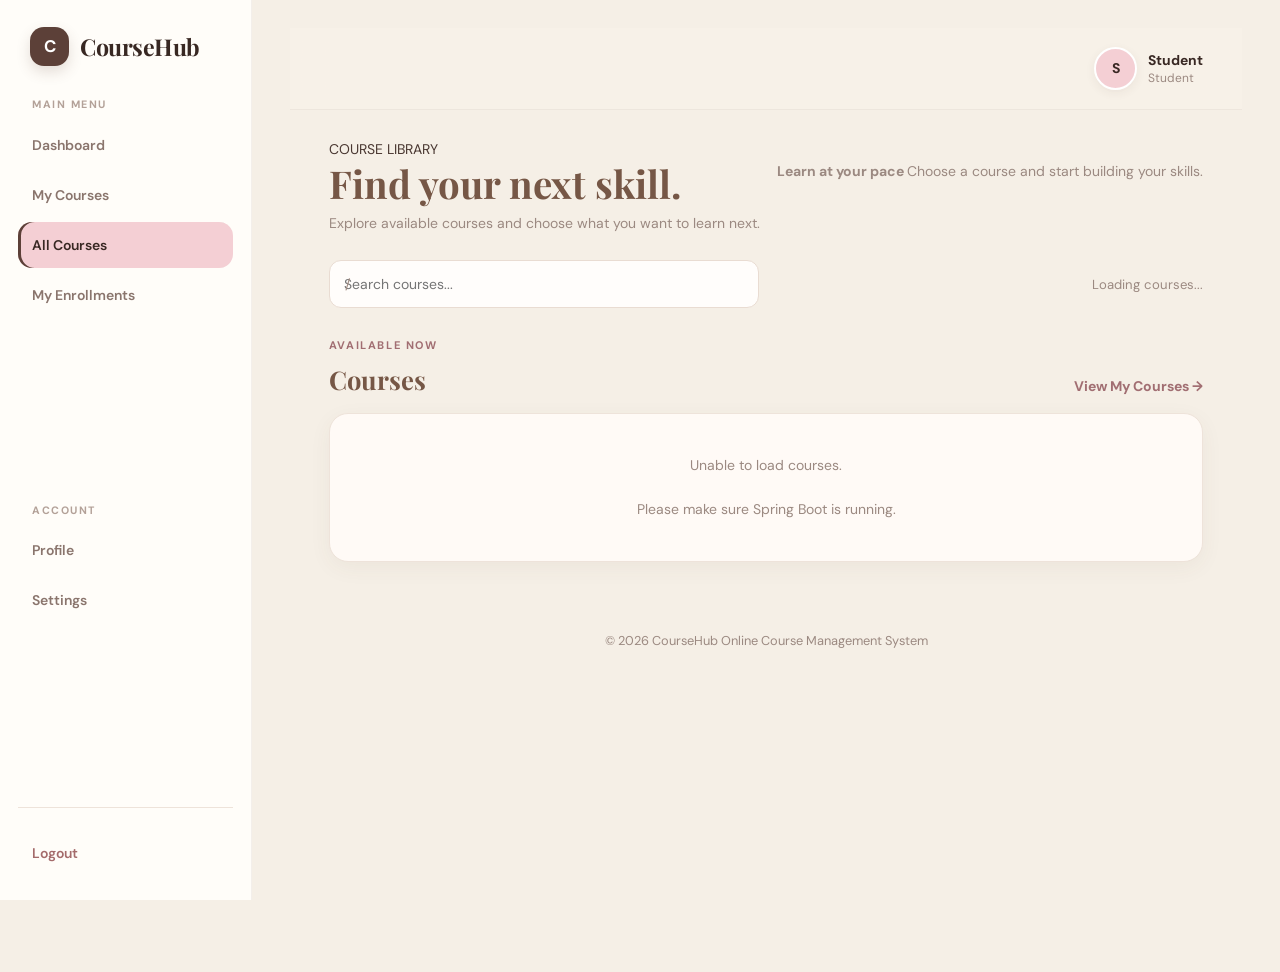
<file: src/main/resources/static/frontend/courses.html>
<!DOCTYPE html>
<html lang="en">
<head>
    <meta charset="UTF-8">
    <meta name="viewport" content="width=device-width, initial-scale=1.0">
    <title>Courses - CourseHub</title>
    <link rel="stylesheet" href="style.css">
</head>

<body class="courses-page-body">

<div class="lms-layout">

    <!-- SIDEBAR -->
    <aside class="sidebar">

        <div class="sidebar-logo">
            <div class="logo-icon">C</div>
            <span>CourseHub</span>
        </div>

        <div class="menu-section">

            <div class="menu-title">MAIN MENU</div>

            <a href="dashboard.html" class="menu-item">
                <span class="menu-icon">01</span>
                <span>Dashboard</span>
            </a>

            <a href="my-courses.html" class="menu-item">
                <span class="menu-icon">02</span>
                <span>My Courses</span>
            </a>

            <a href="courses.html" class="menu-item active">
                <span class="menu-icon">03</span>
                <span>All Courses</span>
            </a>

            <a href="enrollments.html" class="menu-item">
                <span class="menu-icon">04</span>
                <span>My Enrollments</span>
            </a>

        </div>

        <div class="menu-section account-menu">

            <div class="menu-title">ACCOUNT</div>

            <a href="profile.html" class="menu-item">
                <span class="menu-icon">05</span>
                <span>Profile</span>
            </a>

            <a href="settings.html" class="menu-item">
                <span class="menu-icon">06</span>
                <span>Settings</span>
            </a>

        </div>

        <div class="sidebar-bottom">

            <a href="index.html"
               class="menu-item logout-item"
               onclick="logout()">

                <span class="menu-icon">↗</span>
                <span>Logout</span>

            </a>

        </div>

    </aside>


    <!-- MAIN CONTENT -->
    <main class="main-content">

        <!-- TOP BAR -->
        <header class="topbar">

            <div class="mobile-logo">
                CourseHub
            </div>

            <div class="topbar-right">

                <div class="student-profile">

                    <div class="profile-avatar"
                         id="courseProfileAvatar">
                        M
                    </div>

                    <div class="profile-info">

                        <strong id="courseStudentName">
                            Student
                        </strong>

                        <span>
                            Student
                        </span>

                    </div>

                </div>

            </div>

        </header>


        <!-- COURSES CONTENT -->
        <section class="courses-page">

            <!-- PAGE HEADER -->
            <div class="courses-page-header">

                <div class="small-heading">
                    COURSE LIBRARY
                </div>

                <div class="courses-heading-row">

                    <div>

                        <h1>
                            Find your next
                            <span>skill.</span>
                        </h1>

                        <p>
                            Explore available courses and choose what you want to learn next.
                        </p>

                    </div>

                    <div class="course-page-note">

                        <strong>
                            Learn at your pace
                        </strong>

                        <span>
                            Choose a course and start building your skills.
                        </span>

                    </div>

                </div>

            </div>


            <!-- SEARCH -->
            <div class="course-toolbar">

                <div class="course-search-wrapper">

                    <span class="search-icon">
                        /
                    </span>

                    <input
                        type="text"
                        id="courseSearch"
                        class="course-search"
                        placeholder="Search courses..."
                        autocomplete="off">

                </div>

                <div class="course-result-info">

                    <span id="courseCount">
                        Loading courses...
                    </span>

                </div>

            </div>


            <!-- COURSE SECTION -->
            <div class="course-section-intro">

                <div>

                    <div class="panel-label">
                        AVAILABLE NOW
                    </div>

                    <h2>
                        Courses
                    </h2>

                </div>

                <a href="my-courses.html"
                   class="text-link">
                    View My Courses →
                </a>

            </div>


            <!-- COURSE LIST -->
            <div id="courseContainer"
                 class="lms-course-grid">

                <div class="loading-course">
                    Loading courses...
                </div>

            </div>

        </section>


        <!-- FOOTER -->
        <footer class="dashboard-footer">

            <span>
                © 2026 CourseHub
            </span>

            <span>
                Online Course Management System
            </span>

        </footer>

    </main>

</div>

<script src="script.js"></script>

</body>
</html>
</file>
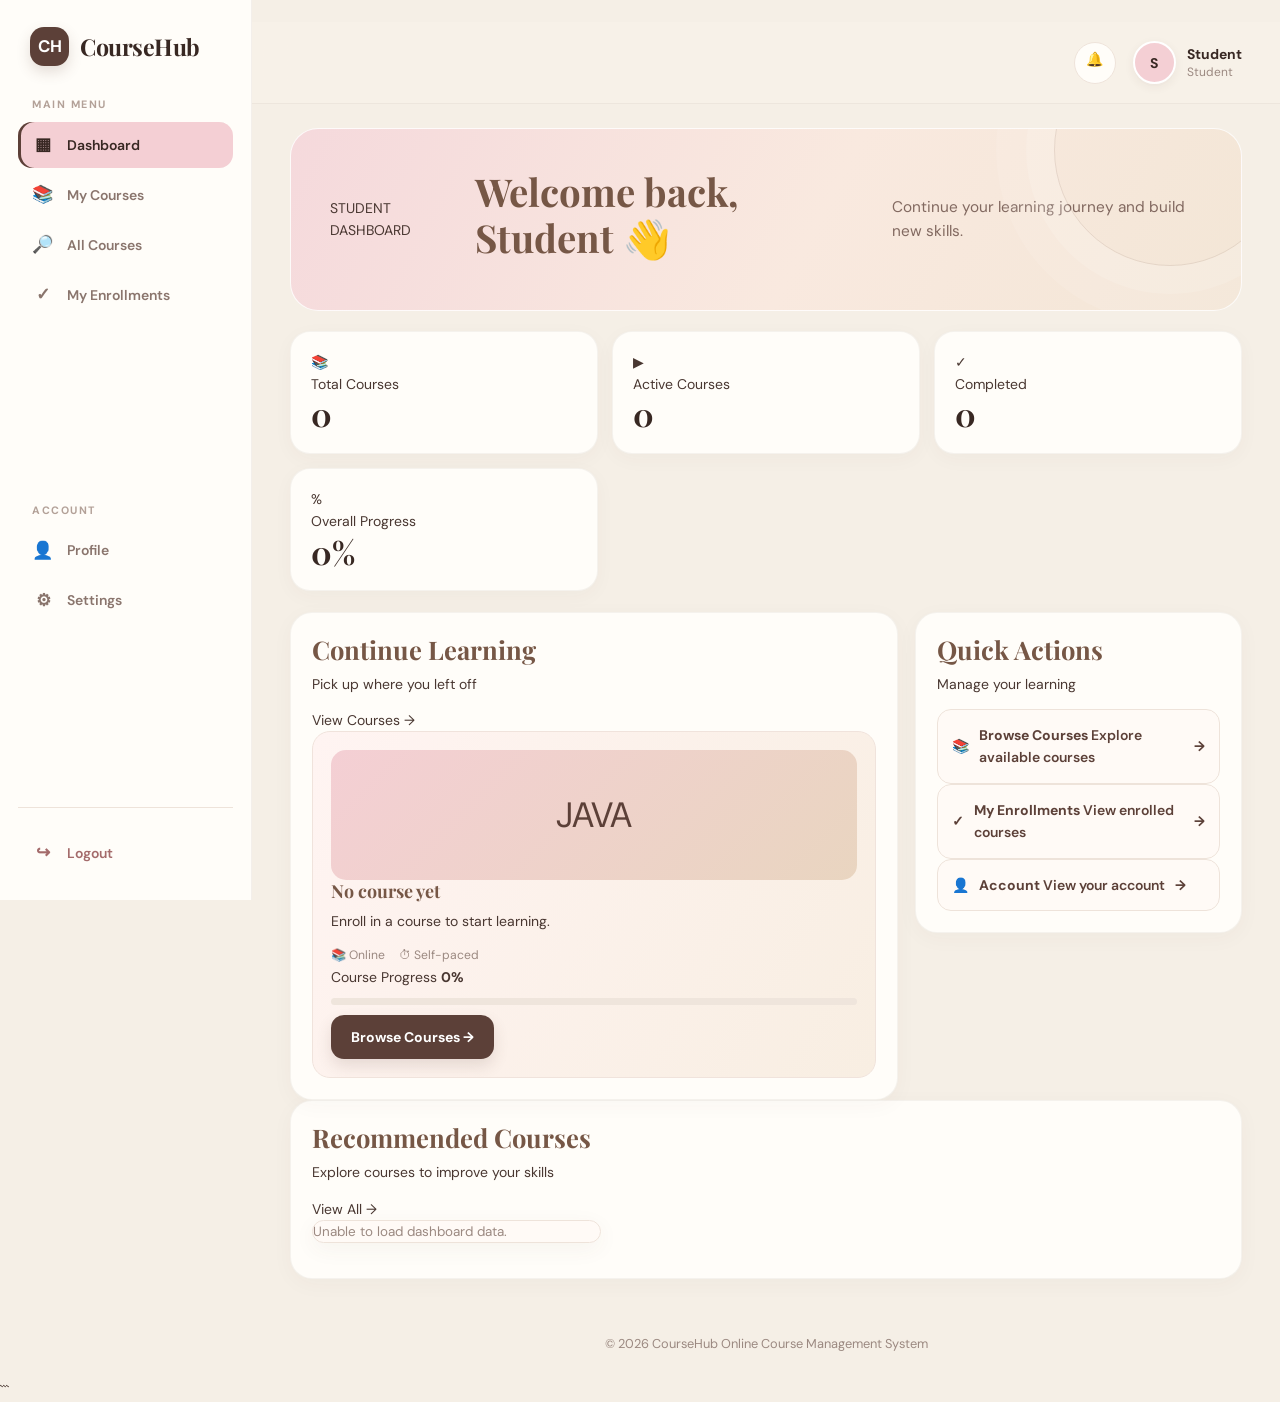
<file: src/main/resources/static/frontend/dashboard.html>
```html
<!DOCTYPE html>
<html lang="en">

<head>
    <meta charset="UTF-8">
    <meta name="viewport" content="width=device-width, initial-scale=1.0">

    <title>Dashboard - CourseHub</title>

    <link rel="stylesheet" href="style.css">
</head>

<body>

<div class="lms-layout">

    <!-- ================= SIDEBAR ================= -->

    <aside class="sidebar">

        <div class="sidebar-logo">
            <div class="logo-icon">
                CH
            </div>

            <span>
                CourseHub
            </span>
        </div>


        <div class="menu-section">

            <div class="menu-title">
                MAIN MENU
            </div>


            <a href="dashboard.html"
               class="menu-item active">

                <span class="menu-icon">
                    ▦
                </span>

                <span>
                    Dashboard
                </span>

            </a>


            <a href="my-courses.html"
               class="menu-item">

                <span class="menu-icon">
                    📚
                </span>

                <span>
                    My Courses
                </span>

            </a>


            <a href="courses.html"
               class="menu-item">

                <span class="menu-icon">
                    🔎
                </span>

                <span>
                    All Courses
                </span>

            </a>


            <a href="enrollments.html"
               class="menu-item">

                <span class="menu-icon">
                    ✓
                </span>

                <span>
                    My Enrollments
                </span>

            </a>

        </div>


        <!-- ================= ACCOUNT MENU ================= -->

        <div class="menu-section account-menu">

            <div class="menu-title">
                ACCOUNT
            </div>


            <a href="profile.html"
               class="menu-item">

                <span class="menu-icon">
                    👤
                </span>

                <span>
                    Profile
                </span>

            </a>


            <a href="settings.html"
               class="menu-item">

                <span class="menu-icon">
                    ⚙
                </span>

                <span>
                    Settings
                </span>

            </a>

        </div>


        <!-- ================= LOGOUT ================= -->

        <div class="sidebar-bottom">

            <a href="index.html"
               class="menu-item logout-item"
               onclick="logout()">

                <span class="menu-icon">
                    ↪
                </span>

                <span>
                    Logout
                </span>

            </a>

        </div>

    </aside>


    <!-- ================= MAIN CONTENT ================= -->

    <main class="main-content">


        <!-- ================= TOP BAR ================= -->

        <div class="topbar">

            <div class="mobile-logo">
                CourseHub
            </div>


            <div class="topbar-right">

                <button class="notification-button">
                    🔔
                    <span class="notification-dot"></span>
                </button>


                <div class="student-profile">

                    <div class="profile-avatar"
                         id="profileAvatar">
                        M
                    </div>


                    <div class="profile-info">

                        <strong id="topStudentName">
                            Student
                        </strong>

                        <span>
                            Student
                        </span>

                    </div>

                </div>

            </div>

        </div>


        <!-- ================= DASHBOARD ================= -->

        <section class="dashboard-content">


            <!-- ================= WELCOME ================= -->

            <div class="welcome-section">

                <div class="small-heading">
                    STUDENT DASHBOARD
                </div>

                <h1>
                    Welcome back,
                    <span id="studentName">
                        Student
                    </span>
                    👋
                </h1>

                <p>
                    Continue your learning journey and build new skills.
                </p>

            </div>


            <!-- ================= STATISTICS ================= -->

            <div class="stats-grid">


                <div class="stat-card">

                    <div class="stat-icon purple">
                        📚
                    </div>

                    <div class="stat-info">

                        <span>
                            Total Courses
                        </span>

                        <h2 id="totalCourses">
                            0
                        </h2>

                    </div>

                </div>


                <div class="stat-card">

                    <div class="stat-icon blue">
                        ▶
                    </div>

                    <div class="stat-info">

                        <span>
                            Active Courses
                        </span>

                        <h2 id="activeCourses">
                            0
                        </h2>

                    </div>

                </div>


                <div class="stat-card">

                    <div class="stat-icon green">
                        ✓
                    </div>

                    <div class="stat-info">

                        <span>
                            Completed
                        </span>

                        <h2 id="completedCourses">
                            0
                        </h2>

                    </div>

                </div>


                <div class="stat-card">

                    <div class="stat-icon orange">
                        %
                    </div>

                    <div class="stat-info">

                        <span>
                            Overall Progress
                        </span>

                        <h2 id="overallProgress">
                            0%
                        </h2>

                    </div>

                </div>

            </div>


            <!-- ================= DASHBOARD TWO COLUMN ================= -->

            <div class="dashboard-grid">


                <!-- ================= CONTINUE LEARNING ================= -->

                <div class="dashboard-panel">

                    <div class="panel-header">

                        <div>

                            <h2>
                                Continue Learning
                            </h2>

                            <p>
                                Pick up where you left off
                            </p>

                        </div>


                        <a href="courses.html">
                            View Courses →
                        </a>

                    </div>


                    <div class="learning-card">


                        <div class="course-thumbnail">
                            JAVA
                        </div>


                        <div class="learning-info">

                            <h3 id="continueCourseTitle">
                                No course yet
                            </h3>

                            <p id="continueInstructor">
                                Enroll in a course to start learning.
                            </p>


                            <div class="course-meta">

                                <span>
                                    📚 Online
                                </span>

                                <span>
                                    ⏱ Self-paced
                                </span>

                            </div>


                            <div class="progress-area">

                                <div class="progress-label">

                                    <span>
                                        Course Progress
                                    </span>

                                    <strong id="continueProgressText">
                                        0%
                                    </strong>

                                </div>


                                <div class="progress-bar">

                                    <div class="progress-fill"
                                         id="continueProgressBar"
                                         style="width: 0%;">
                                    </div>

                                </div>

                            </div>


                            <button class="continue-button"
                                    onclick="window.location.href='courses.html'">

                                Browse Courses →

                            </button>

                        </div>

                    </div>

                </div>


                <!-- ================= QUICK ACTIONS ================= -->

                <div class="dashboard-panel">

                    <div class="panel-header">

                        <div>

                            <h2>
                                Quick Actions
                            </h2>

                            <p>
                                Manage your learning
                            </p>

                        </div>

                    </div>


                    <a href="courses.html"
                       class="quick-action">

                        <span class="quick-icon">
                            📚
                        </span>

                        <div>

                            <strong>
                                Browse Courses
                            </strong>

                            <span>
                                Explore available courses
                            </span>

                        </div>

                        <b>
                            →
                        </b>

                    </a>


                    <a href="enrollments.html"
                       class="quick-action">

                        <span class="quick-icon">
                            ✓
                        </span>

                        <div>

                            <strong>
                                My Enrollments
                            </strong>

                            <span>
                                View enrolled courses
                            </span>

                        </div>

                        <b>
                            →
                        </b>

                    </a>


                    <a href="profile.html"
                       class="quick-action">

                        <span class="quick-icon">
                            👤
                        </span>

                        <div>

                            <strong>
                                Account
                            </strong>

                            <span>
                                View your account
                            </span>

                        </div>

                        <b>
                            →
                        </b>

                    </a>

                </div>

            </div>


            <!-- ================= RECOMMENDED COURSES ================= -->

            <div class="courses-panel">


                <div class="panel-header">

                    <div>

                        <h2>
                            Recommended Courses
                        </h2>

                        <p>
                            Explore courses to improve your skills
                        </p>

                    </div>


                    <a href="courses.html">
                        View All →
                    </a>

                </div>


                <div id="recommendedCourses"
                     class="recommended-grid">

                    <div class="loading-course">
                        Loading courses...
                    </div>

                </div>

            </div>

        </section>


        <!-- ================= FOOTER ================= -->

        <footer class="dashboard-footer">

            <span>
                © 2026 CourseHub
            </span>

            <span>
                Online Course Management System
            </span>

        </footer>

    </main>

</div>


<script src="script.js"></script>

</body>
</html>
```
</file>
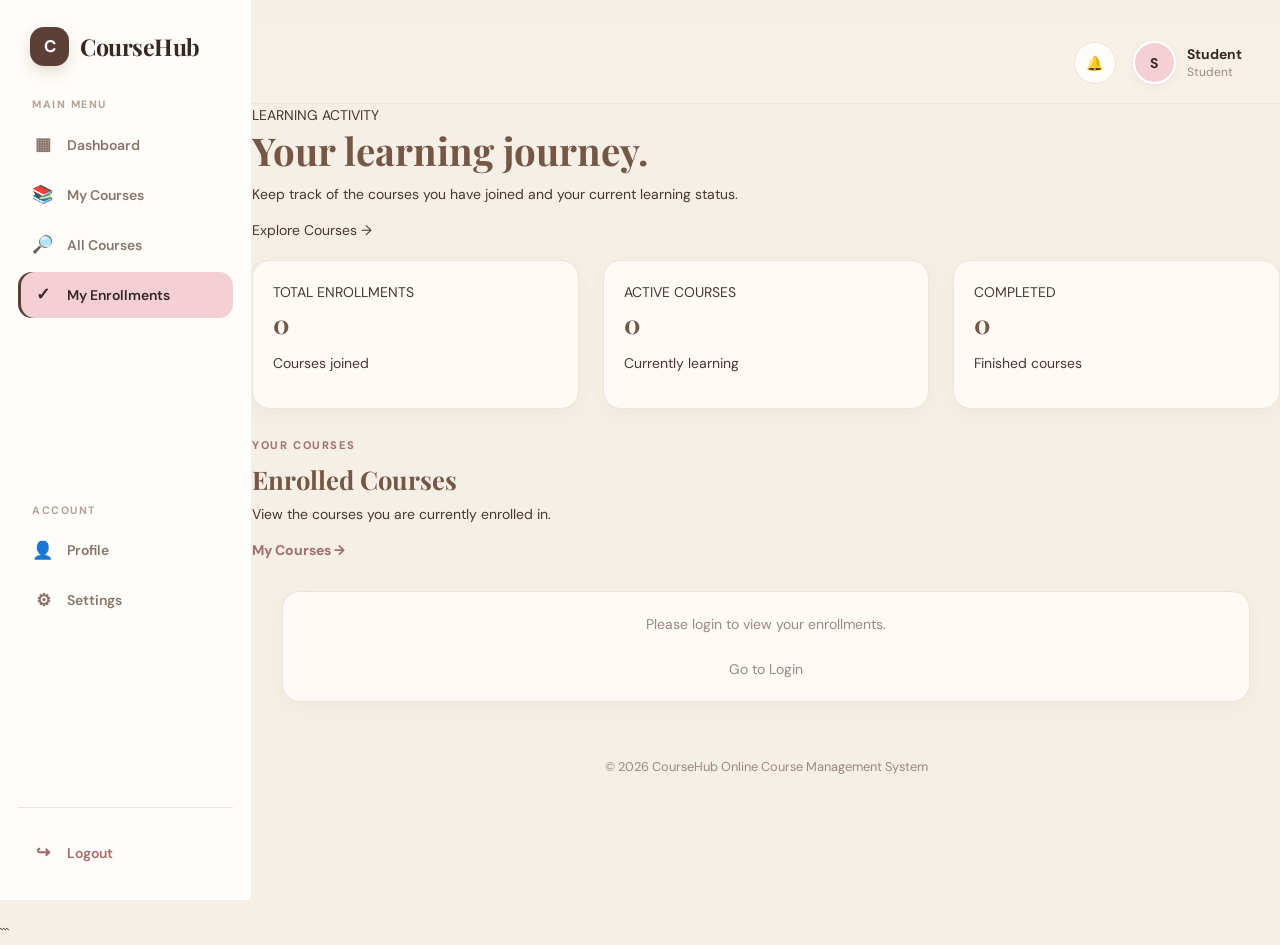
<file: src/main/resources/static/frontend/enrollments.html>
```html
<!DOCTYPE html>
<html lang="en">

<head>
    <meta charset="UTF-8">
    <meta name="viewport" content="width=device-width, initial-scale=1.0">

    <title>My Enrollments - CourseHub</title>

    <link rel="stylesheet" href="style.css">
</head>

<body>

<div class="lms-layout">

    <!-- ================= SIDEBAR ================= -->

    <aside class="sidebar">

        <div class="sidebar-logo">

            <div class="logo-icon">
                C
            </div>

            <span>
                CourseHub
            </span>

        </div>


        <!-- ================= MAIN MENU ================= -->

        <div class="menu-section">

            <div class="menu-title">
                MAIN MENU
            </div>


            <a href="dashboard.html"
               class="menu-item">

                <span class="menu-icon">
                    ▦
                </span>

                <span>
                    Dashboard
                </span>

            </a>


            <a href="my-courses.html"
               class="menu-item">

                <span class="menu-icon">
                    📚
                </span>

                <span>
                    My Courses
                </span>

            </a>


            <a href="courses.html"
               class="menu-item">

                <span class="menu-icon">
                    🔎
                </span>

                <span>
                    All Courses
                </span>

            </a>


            <a href="enrollments.html"
               class="menu-item active">

                <span class="menu-icon">
                    ✓
                </span>

                <span>
                    My Enrollments
                </span>

            </a>

        </div>


        <!-- ================= ACCOUNT ================= -->

        <div class="menu-section account-menu">

            <div class="menu-title">
                ACCOUNT
            </div>


            <a href="profile.html"
               class="menu-item">

                <span class="menu-icon">
                    👤
                </span>

                <span>
                    Profile
                </span>

            </a>


            <a href="settings.html"
               class="menu-item">

                <span class="menu-icon">
                    ⚙
                </span>

                <span>
                    Settings
                </span>

            </a>

        </div>


        <!-- ================= LOGOUT ================= -->

        <div class="sidebar-bottom">

            <a href="index.html"
               class="menu-item logout-item"
               onclick="logout()">

                <span class="menu-icon">
                    ↪
                </span>

                <span>
                    Logout
                </span>

            </a>

        </div>

    </aside>


    <!-- ================= MAIN ================= -->

    <main class="main-content">


        <!-- ================= TOP BAR ================= -->

        <header class="topbar">

            <div class="mobile-logo">
                CourseHub
            </div>


            <div class="topbar-right">

                <button class="notification-button"
                        type="button"
                        aria-label="Notifications">

                    🔔

                </button>


                <div class="student-profile">

                    <div class="profile-avatar"
                         id="enrollmentProfileAvatar">

                        M

                    </div>


                    <div class="profile-info">

                        <strong id="enrollmentStudentName">
                            Student
                        </strong>

                        <span>
                            Student
                        </span>

                    </div>

                </div>

            </div>

        </header>


        <!-- ================= ENROLLMENTS PAGE ================= -->

        <section class="enrollments-page">


            <!-- ================= PAGE INTRO ================= -->

            <div class="enrollment-header">

                <div class="small-heading">
                    LEARNING ACTIVITY
                </div>


                <div class="enrollment-heading-row">

                    <div>

                        <h1>
                            Your learning
                            <span>journey.</span>
                        </h1>

                        <p>
                            Keep track of the courses you have joined and your current learning status.
                        </p>

                    </div>


                    <a href="courses.html"
                       class="dashboard-primary-button">

                        Explore Courses
                        <span>→</span>

                    </a>

                </div>

            </div>


            <!-- ================= ENROLLMENT STATS ================= -->

            <div class="enrollment-stats">


                <div class="enrollment-stat">

                    <div class="stat-label">
                        TOTAL ENROLLMENTS
                    </div>

                    <h2 id="enrollmentTotal">
                        0
                    </h2>

                    <p>
                        Courses joined
                    </p>

                </div>


                <div class="enrollment-stat">

                    <div class="stat-label">
                        ACTIVE COURSES
                    </div>

                    <h2 id="enrollmentActive">
                        0
                    </h2>

                    <p>
                        Currently learning
                    </p>

                </div>


                <div class="enrollment-stat">

                    <div class="stat-label">
                        COMPLETED
                    </div>

                    <h2 id="enrollmentCompleted">
                        0
                    </h2>

                    <p>
                        Finished courses
                    </p>

                </div>

            </div>


            <!-- ================= ENROLLMENT LIST ================= -->

            <div class="enrollment-panel">


                <div class="enrollment-panel-header">

                    <div>

                        <div class="panel-label">
                            YOUR COURSES
                        </div>

                        <h2>
                            Enrolled Courses
                        </h2>

                        <p>
                            View the courses you are currently enrolled in.
                        </p>

                    </div>


                    <a href="my-courses.html"
                       class="text-link">

                        My Courses →

                    </a>

                </div>


                <div id="enrollmentContainer"
                     class="lms-enrollment-list">

                    <div class="loading-course">
                        Loading enrollments...
                    </div>

                </div>

            </div>


        </section>


        <!-- ================= FOOTER ================= -->

        <footer class="dashboard-footer">

            <span>
                © 2026 CourseHub
            </span>

            <span>
                Online Course Management System
            </span>

        </footer>

    </main>

</div>


<script src="script.js"></script>

</body>

</html>
```
</file>
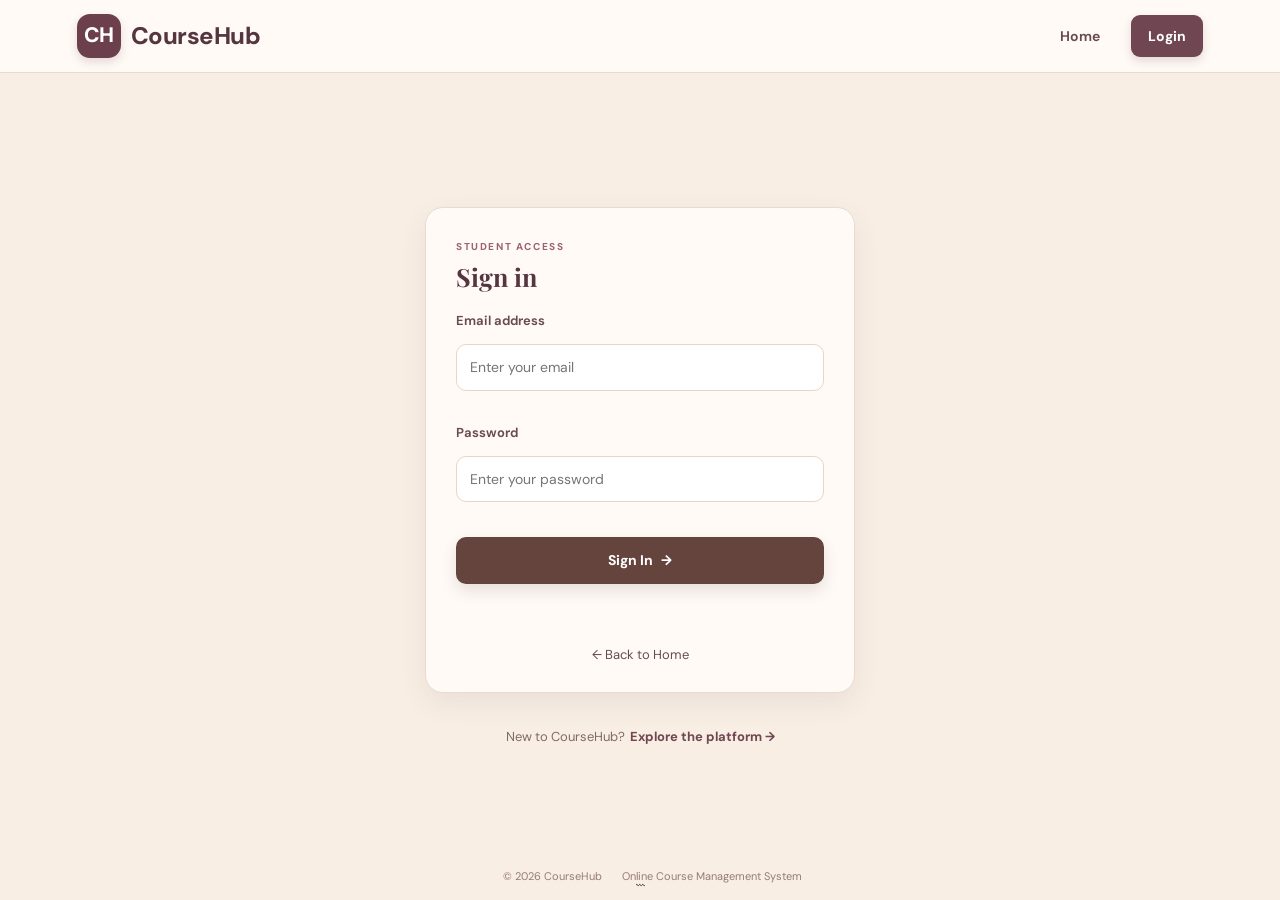
<file: src/main/resources/static/frontend/login.html>
<!DOCTYPE html>
<html lang="en">

<head>

    <meta charset="UTF-8">

    <meta name="viewport"
          content="width=device-width, initial-scale=1.0">

    <title>Login - CourseHub</title>

    <link rel="stylesheet" href="style.css">

</head>

<body class="login-page">


    <!-- ================= HEADER ================= -->

    <header class="login-header">

        <a href="index.html"
           class="login-logo">

            <span class="logo-mark">
                CH
            </span>

            <span>
                CourseHub
            </span>

        </a>


        <nav class="login-nav">

            <a href="index.html">
                Home
            </a>

            <a href="login.html"
               class="login-nav-active">

                Login

            </a>

        </nav>

    </header>


    <!-- ================= LOGIN MAIN ================= -->

    <main class="login-main">


        <!-- ================= INTRO ================= -->

        <section class="login-intro">

            <div class="small-heading">
                COURSEHUB
            </div>

            <h1>
                Welcome back.
            </h1>

            <p>
                Sign in to continue learning and manage your courses.
            </p>

        </section>


        <!-- ================= LOGIN CARD ================= -->

        <section class="login-container">


            <div class="login-card-header">

                <div>

                    <div class="panel-label">
                        STUDENT ACCESS
                    </div>

                    <h2>
                        Sign in
                    </h2>

                </div>

            </div>


            <!-- ================= LOGIN FORM ================= -->

            <form id="loginForm">


                <!-- EMAIL -->

                <div class="form-group">

                    <label for="email">
                        Email address
                    </label>

                    <input
                        type="email"
                        id="email"
                        placeholder="Enter your email"
                        autocomplete="email"
                        required>

                </div>


                <!-- PASSWORD -->

                <div class="form-group">

                    <label for="password">
                        Password
                    </label>

                    <input
                        type="password"
                        id="password"
                        placeholder="Enter your password"
                        autocomplete="current-password"
                        required>

                </div>


                <!-- LOGIN BUTTON -->

                <button
                    type="submit"
                    class="login-button">

                    Sign In
                    <span>→</span>

                </button>


                <!-- LOGIN MESSAGE -->

                <p id="loginMessage"
                   class="login-message">
                </p>

            </form>


            <!-- ================= BACK HOME ================= -->

            <a href="index.html"
               class="back-home">

                ← Back to Home

            </a>

        </section>


        <!-- ================= LOGIN NOTE ================= -->

        <div class="login-note">

            <span>
                New to CourseHub?
            </span>

            <a href="index.html">
                Explore the platform →
            </a>

        </div>

    </main>


    <!-- ================= FOOTER ================= -->

    <footer class="login-footer">

        <span>
            © 2026 CourseHub
        </span>

        <span>
            Online Course Management System
        </span>

    </footer>


    <!-- ================= JAVASCRIPT ================= -->

    <script src="script.js"></script>

</body>

</html>
```
</file>
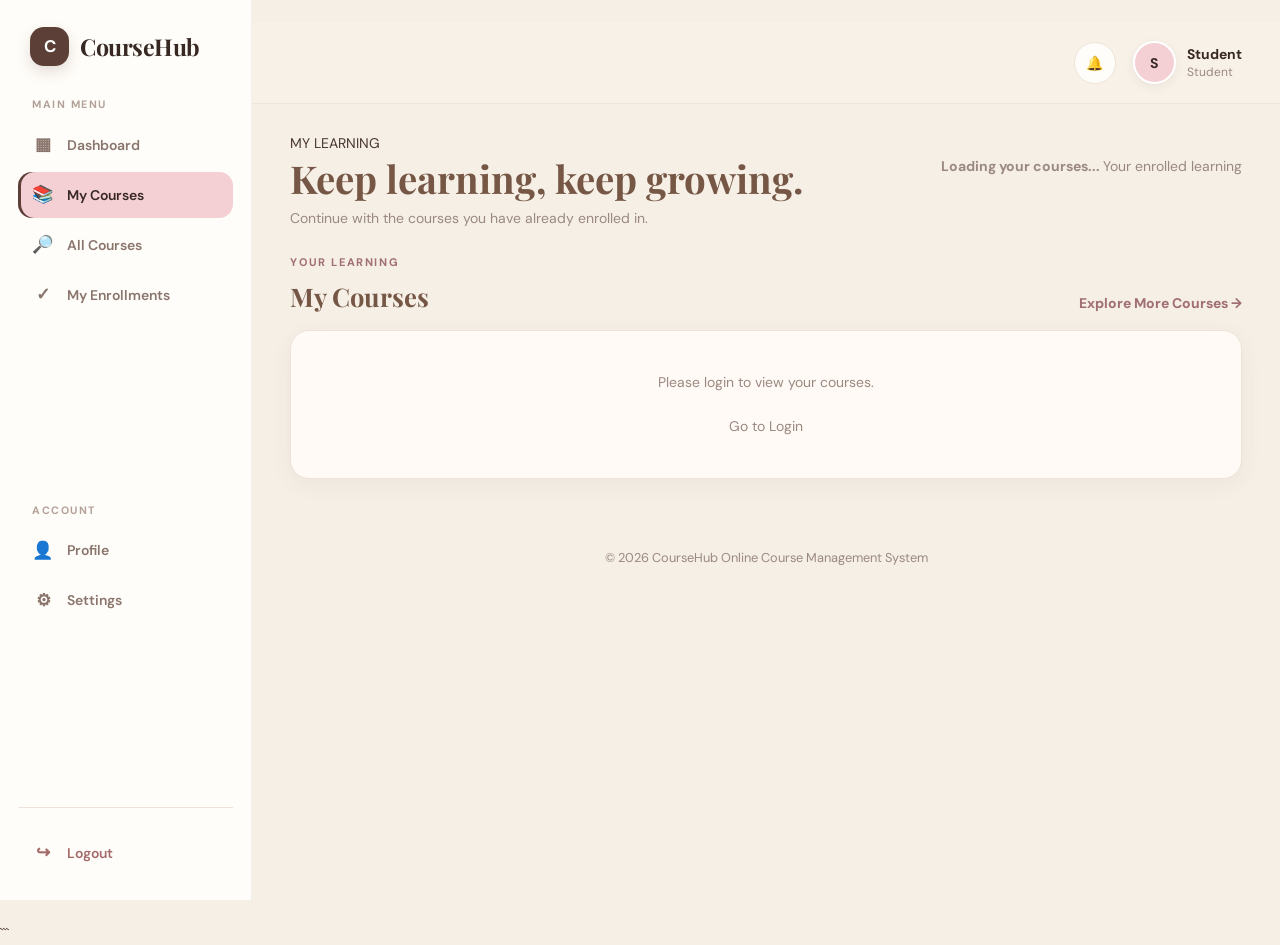
<file: src/main/resources/static/frontend/My-courses.html>
```html
<!DOCTYPE html>
<html lang="en">

<head>

    <meta charset="UTF-8">

    <meta name="viewport"
          content="width=device-width, initial-scale=1.0">

    <title>My Courses - CourseHub</title>

    <link rel="stylesheet" href="style.css">

</head>

<body>

<div class="lms-layout">


    <!-- ================= SIDEBAR ================= -->

    <aside class="sidebar">

        <div class="sidebar-logo">

            <div class="logo-icon">
                C
            </div>

            <span>
                CourseHub
            </span>

        </div>


        <!-- ================= MAIN MENU ================= -->

        <div class="menu-section">

            <div class="menu-title">
                MAIN MENU
            </div>


            <a href="dashboard.html"
               class="menu-item">

                <span class="menu-icon">
                    ▦
                </span>

                <span>
                    Dashboard
                </span>

            </a>


            <a href="my-courses.html"
               class="menu-item active">

                <span class="menu-icon">
                    📚
                </span>

                <span>
                    My Courses
                </span>

            </a>


            <a href="courses.html"
               class="menu-item">

                <span class="menu-icon">
                    🔎
                </span>

                <span>
                    All Courses
                </span>

            </a>


            <a href="enrollments.html"
               class="menu-item">

                <span class="menu-icon">
                    ✓
                </span>

                <span>
                    My Enrollments
                </span>

            </a>

        </div>


        <!-- ================= ACCOUNT ================= -->

        <div class="menu-section account-menu">

            <div class="menu-title">
                ACCOUNT
            </div>


            <a href="profile.html"
               class="menu-item">

                <span class="menu-icon">
                    👤
                </span>

                <span>
                    Profile
                </span>

            </a>


            <a href="settings.html"
               class="menu-item">

                <span class="menu-icon">
                    ⚙
                </span>

                <span>
                    Settings
                </span>

            </a>

        </div>


        <!-- ================= LOGOUT ================= -->

        <div class="sidebar-bottom">

            <a href="index.html"
               class="menu-item logout-item"
               onclick="logout()">

                <span class="menu-icon">
                    ↪
                </span>

                <span>
                    Logout
                </span>

            </a>

        </div>

    </aside>


    <!-- ================= MAIN ================= -->

    <main class="main-content">


        <!-- ================= TOP BAR ================= -->

        <header class="topbar">

            <div class="mobile-logo">
                CourseHub
            </div>


            <div class="topbar-right">

                <button class="notification-button"
                        type="button"
                        aria-label="Notifications">

                    🔔

                </button>


                <div class="student-profile">

                    <div class="profile-avatar"
                         id="myCourseProfileAvatar">

                        M

                    </div>


                    <div class="profile-info">

                        <strong id="myCourseStudentName">
                            Student
                        </strong>

                        <span>
                            Student
                        </span>

                    </div>

                </div>

            </div>

        </header>


        <!-- ================= MY COURSES ================= -->

        <section class="courses-page">


            <!-- ================= PAGE INTRO ================= -->

            <div class="courses-page-header">

                <div class="small-heading">
                    MY LEARNING
                </div>


                <div class="courses-heading-row">

                    <div>

                        <h1>
                            Keep learning,
                            <span>keep growing.</span>
                        </h1>

                        <p>
                            Continue with the courses you have already enrolled in.
                        </p>

                    </div>


                    <div class="course-page-note">

                        <strong id="myCourseCount">
                            Loading your courses...
                        </strong>

                        <span>
                            Your enrolled learning
                        </span>

                    </div>

                </div>

            </div>


            <!-- ================= COURSE SECTION ================= -->

            <div class="course-section-intro">

                <div>

                    <div class="panel-label">
                        YOUR LEARNING
                    </div>

                    <h2>
                        My Courses
                    </h2>

                </div>


                <a href="courses.html"
                   class="text-link">

                    Explore More Courses →

                </a>

            </div>


            <!-- ================= COURSE CARDS ================= -->

            <div id="myCourseContainer"
                 class="lms-course-grid">

                <div class="loading-course">
                    Loading your courses...
                </div>

            </div>


        </section>


        <!-- ================= FOOTER ================= -->

        <footer class="dashboard-footer">

            <span>
                © 2026 CourseHub
            </span>

            <span>
                Online Course Management System
            </span>

        </footer>

    </main>

</div>


<script src="script.js"></script>

</body>

</html>
```
</file>
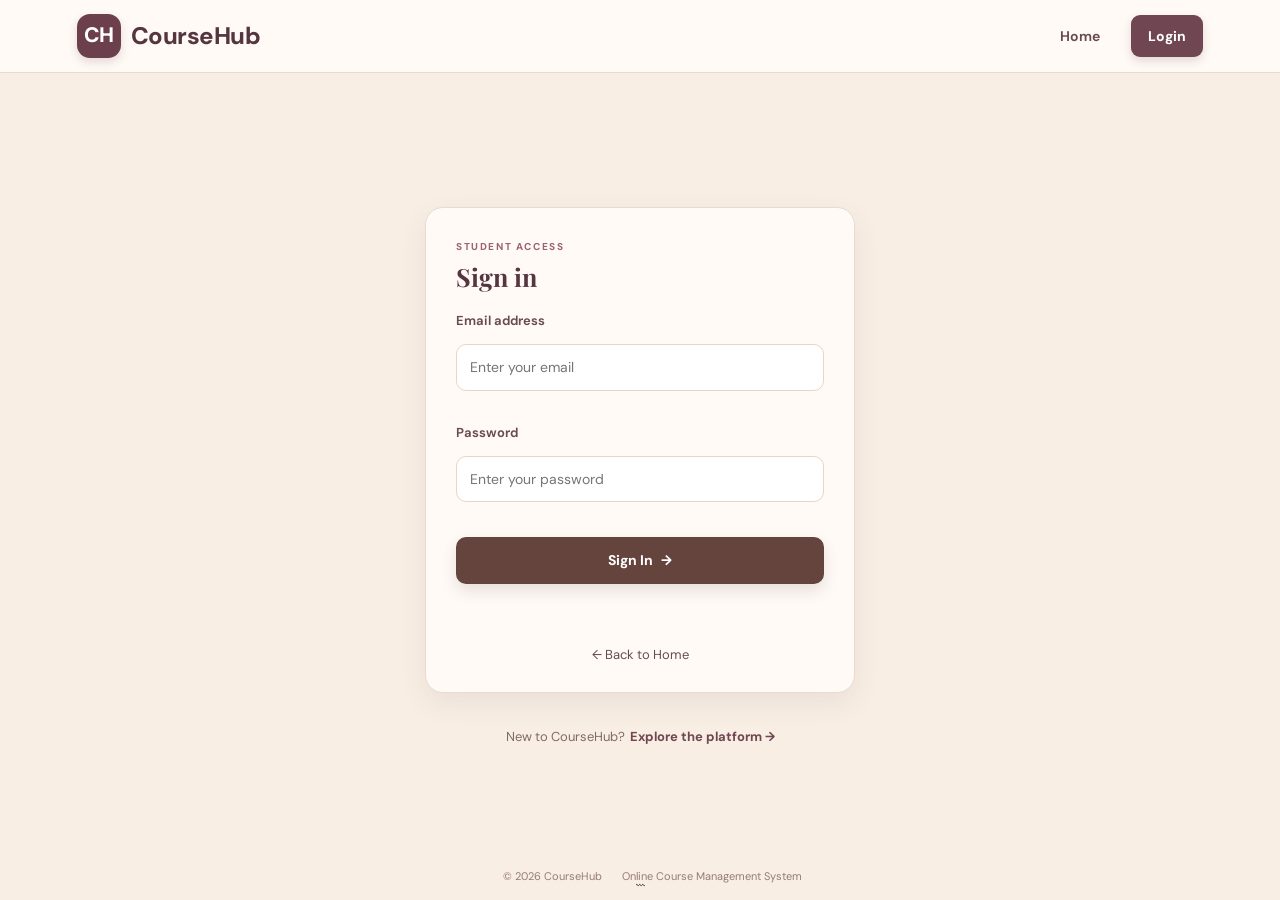
<file: src/main/resources/static/frontend/profile.html>
```html
<!DOCTYPE html>
<html lang="en">

<head>

    <meta charset="UTF-8">

    <meta name="viewport"
          content="width=device-width, initial-scale=1.0">

    <title>My Profile | CourseHub</title>

    <link rel="stylesheet" href="style.css">

</head>

<body>

<div class="lms-layout">


    <!-- ================= SIDEBAR ================= -->

    <aside class="sidebar">

        <div class="sidebar-logo">

            <div class="logo-icon">
                C
            </div>

            <span>
                CourseHub
            </span>

        </div>


        <!-- ================= MAIN MENU ================= -->

        <div class="menu-section">

            <div class="menu-title">
                MAIN MENU
            </div>


            <a href="dashboard.html"
               class="menu-item">

                <span class="menu-icon">
                    ▦
                </span>

                <span>
                    Dashboard
                </span>

            </a>


            <a href="my-courses.html"
               class="menu-item">

                <span class="menu-icon">
                    📚
                </span>

                <span>
                    My Courses
                </span>

            </a>


            <a href="courses.html"
               class="menu-item">

                <span class="menu-icon">
                    🔎
                </span>

                <span>
                    All Courses
                </span>

            </a>


            <a href="enrollments.html"
               class="menu-item">

                <span class="menu-icon">
                    ✓
                </span>

                <span>
                    My Enrollments
                </span>

            </a>

        </div>


        <!-- ================= ACCOUNT ================= -->

        <div class="menu-section account-menu">

            <div class="menu-title">
                ACCOUNT
            </div>


            <a href="profile.html"
               class="menu-item active">

                <span class="menu-icon">
                    👤
                </span>

                <span>
                    Profile
                </span>

            </a>


            <a href="settings.html"
               class="menu-item">

                <span class="menu-icon">
                    ⚙
                </span>

                <span>
                    Settings
                </span>

            </a>

        </div>


        <!-- ================= LOGOUT ================= -->

        <div class="sidebar-bottom">

            <a href="index.html"
               class="menu-item logout-item"
               onclick="logout()">

                <span class="menu-icon">
                    ↪
                </span>

                <span>
                    Logout
                </span>

            </a>

        </div>

    </aside>


    <!-- ================= MAIN CONTENT ================= -->

    <main class="main-content">


        <!-- ================= TOP BAR ================= -->

        <header class="topbar">

            <div class="mobile-logo">
                CourseHub
            </div>


            <div class="topbar-right">

                <button class="notification-button"
                        type="button"
                        aria-label="Notifications">

                    🔔

                </button>


                <div class="student-profile">

                    <div class="profile-avatar"
                         id="topAvatar">

                        M

                    </div>


                    <div class="profile-info">

                        <strong id="topName">
                            Student
                        </strong>

                        <span>
                            Student
                        </span>

                    </div>

                </div>

            </div>

        </header>


        <!-- ================= PROFILE PAGE ================= -->

        <section class="dashboard-content">


            <!-- ================= PAGE INTRO ================= -->

            <div class="profile-page-header">

                <div class="small-heading">
                    ACCOUNT
                </div>


                <h1>
                    Your profile.
                </h1>


                <p>
                    Manage your personal and academic information.
                </p>

            </div>


            <!-- ================= PROFILE CARD ================= -->

            <div class="profile-main-card">


                <!-- ================= PROFILE HEADER ================= -->

                <div class="profile-header-section">


                    <div class="profile-picture-container">

                        <img
                            id="profileImage"
                            src="https://ui-avatars.com/api/?name=Student&background=4a6cf7&color=fff&size=200"
                            alt="Profile Picture"
                            class="profile-picture">


                        <label
                            for="imageUpload"
                            class="change-photo-button">

                            📷 Change Photo

                        </label>


                        <input
                            type="file"
                            id="imageUpload"
                            accept="image/*"
                            style="display:none;">

                    </div>


                    <div class="profile-header-info">

                        <div class="panel-label">
                            STUDENT ACCOUNT
                        </div>


                        <h2 id="profileName">
                            Student
                        </h2>


                        <p>
                            Student
                        </p>

                    </div>


                    <!-- EDIT BUTTON -->

                    <div class="profile-action">

                        <button
                            id="editButton"
                            class="edit-profile-button"
                            onclick="enableEditing()">

                            ✏️ Edit Profile

                        </button>

                    </div>

                </div>


                <!-- ================= PERSONAL INFORMATION ================= -->

                <div class="profile-section">


                    <div class="profile-section-heading">

                        <div>

                            <div class="panel-label">
                                PERSONAL DETAILS
                            </div>

                            <h3>
                                Personal Information
                            </h3>

                        </div>

                    </div>


                    <div class="profile-form-grid">


                        <!-- FULL NAME -->

                        <div class="profile-field">

                            <label for="fullName">
                                Full Name
                            </label>

                            <input
                                type="text"
                                id="fullName"
                                placeholder="Enter your full name"
                                disabled>

                        </div>


                        <!-- EMAIL -->

                        <div class="profile-field">

                            <label for="email">
                                Email Address
                            </label>

                            <input
                                type="email"
                                id="email"
                                placeholder="Enter your email"
                                disabled>

                        </div>


                        <!-- MOBILE -->

                        <div class="profile-field">

                            <label for="mobilePhone">
                                Mobile Phone
                            </label>

                            <input
                                type="tel"
                                id="mobilePhone"
                                placeholder="Enter mobile number"
                                disabled>

                        </div>


                        <!-- ADDRESS -->

                        <div class="profile-field">

                            <label for="address">
                                Address
                            </label>

                            <input
                                type="text"
                                id="address"
                                placeholder="Enter your address"
                                disabled>

                        </div>

                    </div>

                </div>


                <!-- ================= ACADEMIC INFORMATION ================= -->

                <div class="profile-section">


                    <div class="profile-section-heading">

                        <div>

                            <div class="panel-label">
                                EDUCATION
                            </div>

                            <h3>
                                Academic Information
                            </h3>

                        </div>

                    </div>


                    <div class="profile-form-grid">


                        <!-- ID NUMBER -->

                        <div class="profile-field">

                            <label for="idNumber">
                                ID Number
                            </label>

                            <input
                                type="text"
                                id="idNumber"
                                placeholder="Enter student ID"
                                disabled>

                        </div>


                        <!-- INSTITUTION -->

                        <div class="profile-field">

                            <label for="institution">
                                Institution
                            </label>

                            <input
                                type="text"
                                id="institution"
                                placeholder="Enter institution"
                                disabled>

                        </div>


                        <!-- DEPARTMENT -->

                        <div class="profile-field">

                            <label for="department">
                                Department
                            </label>

                            <input
                                type="text"
                                id="department"
                                placeholder="Enter department"
                                disabled>

                        </div>


                        <!-- ROLE -->

                        <div class="profile-field">

                            <label for="role">
                                Role
                            </label>

                            <input
                                type="text"
                                id="role"
                                value="STUDENT"
                                disabled>

                        </div>

                    </div>

                </div>


                <!-- ================= SAVE / CANCEL ================= -->

                <div
                    class="save-section"
                    id="saveSection"
                    style="display:none;">

                    <button
                        class="cancel-button"
                        onclick="cancelEditing()">

                        Cancel

                    </button>


                    <button
                        class="save-profile-button"
                        onclick="saveProfile()">

                        💾 Save Changes

                    </button>

                </div>

            </div>

        </section>


        <!-- ================= FOOTER ================= -->

        <footer class="dashboard-footer">

            <span>
                © 2026 CourseHub
            </span>

            <span>
                Online Course Management System
            </span>

        </footer>

    </main>

</div>


<!-- ================= JAVASCRIPT ================= -->

<script src="script.js"></script>

</body>

</html>
```
</file>
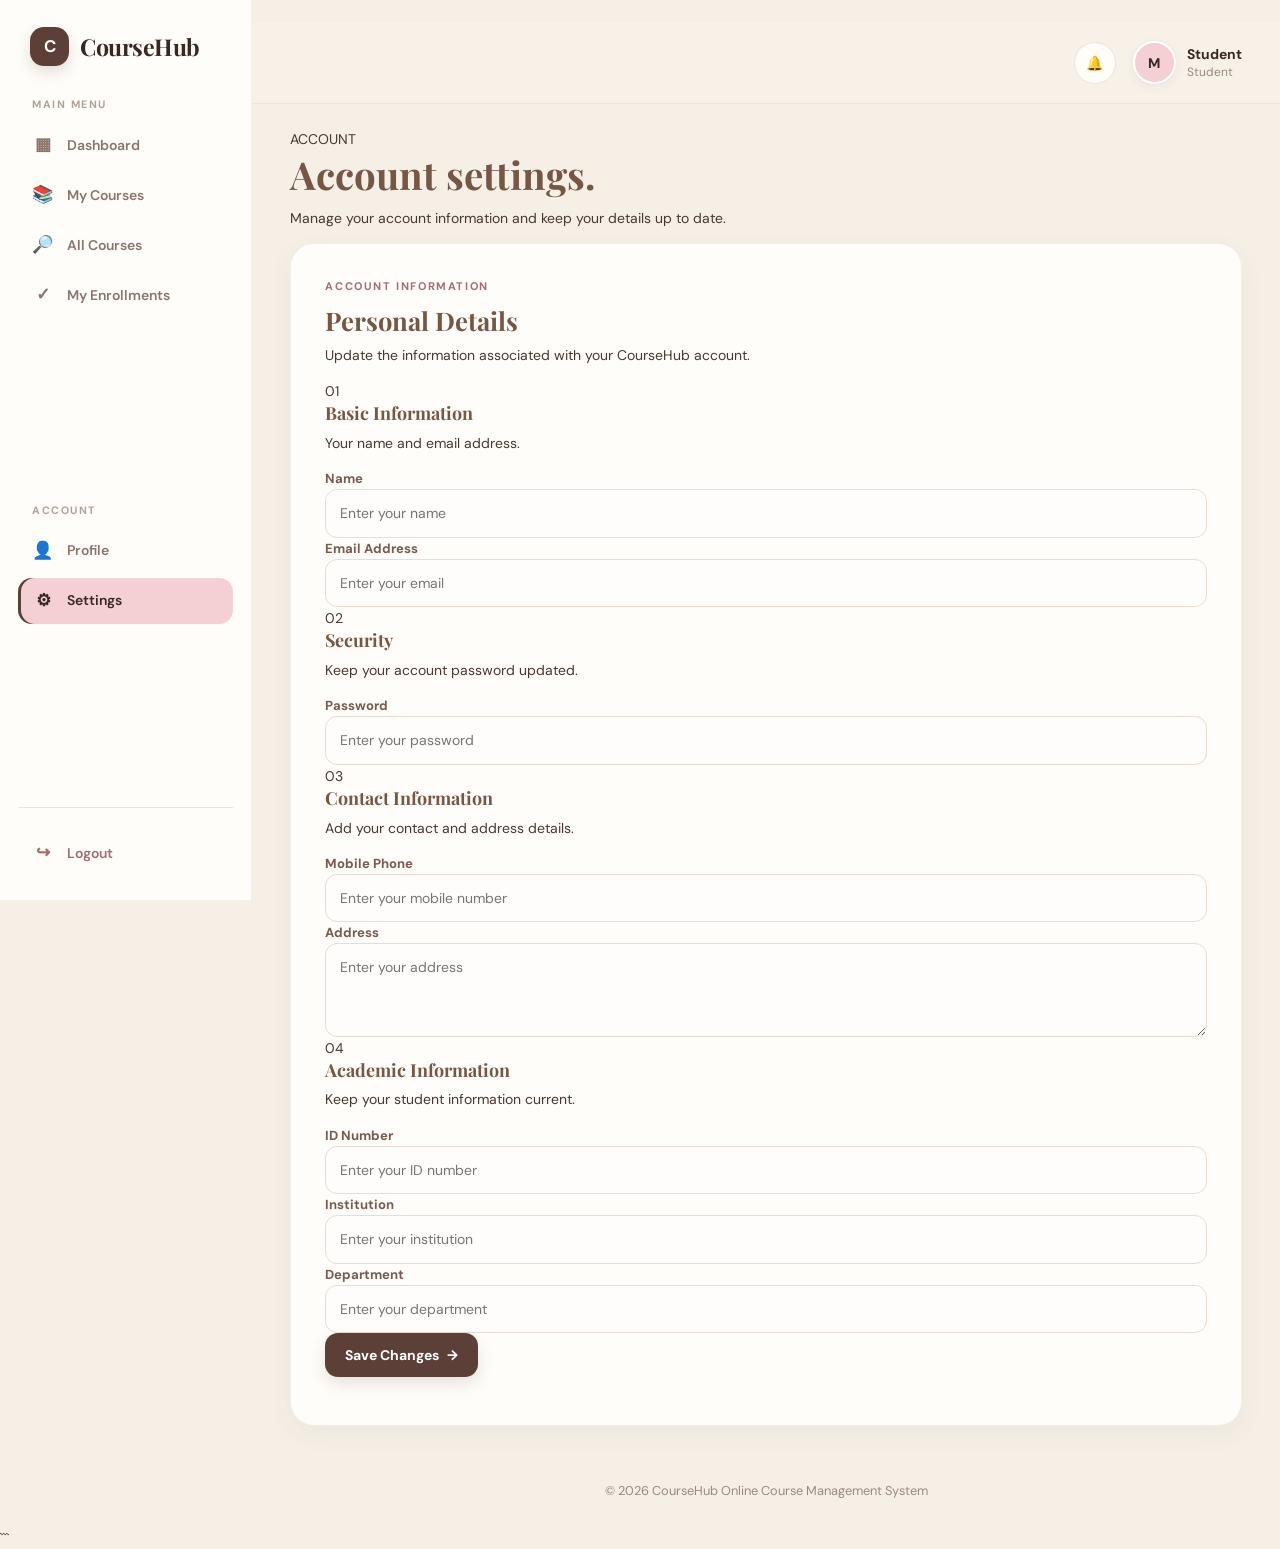
<file: src/main/resources/static/frontend/settings.html>
```html
<!DOCTYPE html>
<html lang="en">

<head>

    <meta charset="UTF-8">

    <meta name="viewport"
          content="width=device-width, initial-scale=1.0">

    <title>Settings | CourseHub</title>

    <link rel="stylesheet" href="style.css">

</head>

<body>

<div class="lms-layout">


    <!-- ================= SIDEBAR ================= -->

    <aside class="sidebar">

        <div class="sidebar-logo">

            <div class="logo-icon">
                C
            </div>

            <span>
                CourseHub
            </span>

        </div>


        <!-- ================= MAIN MENU ================= -->

        <div class="menu-section">

            <div class="menu-title">
                MAIN MENU
            </div>


            <a href="dashboard.html"
               class="menu-item">

                <span class="menu-icon">
                    ▦
                </span>

                <span>
                    Dashboard
                </span>

            </a>


            <a href="my-courses.html"
               class="menu-item">

                <span class="menu-icon">
                    📚
                </span>

                <span>
                    My Courses
                </span>

            </a>


            <a href="courses.html"
               class="menu-item">

                <span class="menu-icon">
                    🔎
                </span>

                <span>
                    All Courses
                </span>

            </a>


            <a href="enrollments.html"
               class="menu-item">

                <span class="menu-icon">
                    ✓
                </span>

                <span>
                    My Enrollments
                </span>

            </a>

        </div>


        <!-- ================= ACCOUNT ================= -->

        <div class="menu-section account-menu">

            <div class="menu-title">
                ACCOUNT
            </div>


            <a href="profile.html"
               class="menu-item">

                <span class="menu-icon">
                    👤
                </span>

                <span>
                    Profile
                </span>

            </a>


            <a href="settings.html"
               class="menu-item active">

                <span class="menu-icon">
                    ⚙
                </span>

                <span>
                    Settings
                </span>

            </a>

        </div>


        <!-- ================= LOGOUT ================= -->

        <div class="sidebar-bottom">

            <a href="index.html"
               class="menu-item logout-item"
               onclick="logout()">

                <span class="menu-icon">
                    ↪
                </span>

                <span>
                    Logout
                </span>

            </a>

        </div>

    </aside>


    <!-- ================= MAIN CONTENT ================= -->

    <main class="main-content">


        <!-- ================= TOP BAR ================= -->

        <header class="topbar">

            <div class="mobile-logo">
                CourseHub
            </div>


            <div class="topbar-right">

                <button class="notification-button"
                        type="button"
                        aria-label="Notifications">

                    🔔

                </button>


                <div class="student-profile">

                    <div class="profile-avatar"
                         id="settingsAvatar">

                        M

                    </div>


                    <div class="profile-info">

                        <strong id="settingsStudentName">
                            Student
                        </strong>

                        <span>
                            Student
                        </span>

                    </div>

                </div>

            </div>

        </header>


        <!-- ================= SETTINGS PAGE ================= -->

        <section class="dashboard-content">


            <!-- ================= PAGE INTRO ================= -->

            <div class="settings-page-header">

                <div class="small-heading">
                    ACCOUNT
                </div>


                <h1>
                    Account settings.
                </h1>


                <p>
                    Manage your account information and keep your details up to date.
                </p>

            </div>


            <!-- ================= SETTINGS CARD ================= -->

            <div class="settings-card">


                <div class="settings-card-header">

                    <div>

                        <div class="panel-label">
                            ACCOUNT INFORMATION
                        </div>

                        <h2>
                            Personal Details
                        </h2>

                        <p>
                            Update the information associated with your CourseHub account.
                        </p>

                    </div>

                </div>


                <!-- ================= SETTINGS FORM ================= -->

                <form id="settingsForm">


                    <!-- ================= BASIC INFORMATION ================= -->

                    <div class="settings-section">

                        <div class="settings-section-title">

                            <span>
                                01
                            </span>

                            <div>

                                <h3>
                                    Basic Information
                                </h3>

                                <p>
                                    Your name and email address.
                                </p>

                            </div>

                        </div>


                        <div class="settings-form-grid">


                            <!-- NAME -->

                            <div class="settings-field">

                                <label for="name">
                                    Name
                                </label>

                                <input
                                    type="text"
                                    id="name"
                                    placeholder="Enter your name"
                                    required>

                            </div>


                            <!-- EMAIL -->

                            <div class="settings-field">

                                <label for="email">
                                    Email Address
                                </label>

                                <input
                                    type="email"
                                    id="email"
                                    placeholder="Enter your email"
                                    required>

                            </div>

                        </div>

                    </div>


                    <!-- ================= SECURITY ================= -->

                    <div class="settings-section">

                        <div class="settings-section-title">

                            <span>
                                02
                            </span>

                            <div>

                                <h3>
                                    Security
                                </h3>

                                <p>
                                    Keep your account password updated.
                                </p>

                            </div>

                        </div>


                        <div class="settings-form-grid">


                            <div class="settings-field">

                                <label for="password">
                                    Password
                                </label>

                                <input
                                    type="password"
                                    id="password"
                                    placeholder="Enter your password"
                                    required>

                            </div>

                        </div>

                    </div>


                    <!-- ================= CONTACT ================= -->

                    <div class="settings-section">

                        <div class="settings-section-title">

                            <span>
                                03
                            </span>

                            <div>

                                <h3>
                                    Contact Information
                                </h3>

                                <p>
                                    Add your contact and address details.
                                </p>

                            </div>

                        </div>


                        <div class="settings-form-grid">


                            <!-- MOBILE -->

                            <div class="settings-field">

                                <label for="mobilePhone">
                                    Mobile Phone
                                </label>

                                <input
                                    type="text"
                                    id="mobilePhone"
                                    placeholder="Enter your mobile number">

                            </div>


                            <!-- ADDRESS -->

                            <div class="settings-field settings-field-full">

                                <label for="address">
                                    Address
                                </label>

                                <textarea
                                    id="address"
                                    placeholder="Enter your address"
                                    rows="3"></textarea>

                            </div>

                        </div>

                    </div>


                    <!-- ================= ACADEMIC ================= -->

                    <div class="settings-section">

                        <div class="settings-section-title">

                            <span>
                                04
                            </span>

                            <div>

                                <h3>
                                    Academic Information
                                </h3>

                                <p>
                                    Keep your student information current.
                                </p>

                            </div>

                        </div>


                        <div class="settings-form-grid">


                            <!-- ID NUMBER -->

                            <div class="settings-field">

                                <label for="idNumber">
                                    ID Number
                                </label>

                                <input
                                    type="text"
                                    id="idNumber"
                                    placeholder="Enter your ID number">

                            </div>


                            <!-- INSTITUTION -->

                            <div class="settings-field">

                                <label for="institution">
                                    Institution
                                </label>

                                <input
                                    type="text"
                                    id="institution"
                                    placeholder="Enter your institution">

                            </div>


                            <!-- DEPARTMENT -->

                            <div class="settings-field">

                                <label for="department">
                                    Department
                                </label>

                                <input
                                    type="text"
                                    id="department"
                                    placeholder="Enter your department">

                            </div>

                        </div>

                    </div>


                    <!-- ================= SAVE ================= -->

                    <div class="settings-actions">

                        <button
                            type="submit"
                            class="save-settings-button">

                            Save Changes
                            <span>→</span>

                        </button>

                    </div>

                </form>


                <!-- ================= MESSAGE ================= -->

                <p id="message"
                   class="settings-message">
                </p>

            </div>

        </section>


        <!-- ================= FOOTER ================= -->

        <footer class="dashboard-footer">

            <span>
                © 2026 CourseHub
            </span>

            <span>
                Online Course Management System
            </span>

        </footer>

    </main>

</div>


<!-- ================= JAVASCRIPT ================= -->

<script src="script.js"></script>

</body>

</html>
```
</file>
<file: src/main/resources/static/frontend/style.css>
/* =========================================================
   CourseHub — Blush & Mocha redesign
   Replace your existing style.css with this file.
   Existing HTML IDs, class names and JavaScript hooks remain unchanged.
   ========================================================= */
@import url('https://fonts.googleapis.com/css2?family=DM+Sans:wght@400;500;600;700&family=Playfair+Display:wght@500;600;700&display=swap');

:root {
  --blush: #f4cfd4;
  --blush-light: #fff0f1;
  --blush-deep: #df9fa9;
  --beige: #f8f1e8;
  --beige-deep: #eee1d2;
  --cream: #fffdf9;
  --mocha: #5c4038;
  --mocha-dark: #382823;
  --mocha-soft: #896a60;
  --text: #493731;
  --muted: #9b8981;
  --line: #eee3da;
  --white: #ffffff;
  --green: #6e9275;
  --shadow: 0 12px 32px rgba(92, 64, 56, .07);
  --shadow-hover: 0 18px 38px rgba(92, 64, 56, .13);
  --radius: 22px;
  --sidebar-width: 252px;
}

* { box-sizing: border-box; }
html { scroll-behavior: smooth; }
body {
  margin: 0;
  background: var(--beige);
  color: var(--text);
  font-family: 'DM Sans', 'Segoe UI', sans-serif;
  font-size: 14px;
  line-height: 1.6;
  -webkit-font-smoothing: antialiased;
}
button, input, select, textarea { font: inherit; }
button, a { -webkit-tap-highlight-color: transparent; }
a { color: inherit; text-decoration: none; }
button { cursor: pointer; }
img { max-width: 100%; }

h1, h2, h3, h4, .hero-title, .sidebar-logo {
  font-family: 'Playfair Display', Georgia, serif;
  color: var(--mocha-dark);
  line-height: 1.2;
}
h1 { font-size: clamp(2rem, 3vw, 2.8rem); margin: 0 0 10px; }
h2 { font-size: clamp(1.45rem, 2vw, 1.9rem); margin: 0 0 8px; }
h3 { font-size: 1.12rem; margin: 0 0 8px; }
p { margin-top: 0; }
small, .muted, .text-muted { color: var(--muted); }

/* Main app shell */
.lms-layout { display: flex; min-height: 100vh; }
.sidebar {
  position: fixed; inset: 0 auto 0 0; z-index: 20;
  display: flex; flex-direction: column;
  width: var(--sidebar-width); padding: 27px 18px 20px;
  background: var(--cream); border-right: 1px solid rgba(92,64,56,.07);
  overflow-y: auto;
}
.sidebar-logo { display: flex; align-items: center; gap: 11px; padding: 0 12px 30px; font-size: 1.45rem; font-weight: 700; letter-spacing: -.5px; }
.logo-icon {
  display: grid; place-items: center; width: 39px; height: 39px; flex: 0 0 39px;
  border-radius: 14px; background: var(--mocha); color: white; font-family: 'DM Sans', sans-serif;
  font-size: 1.05rem; font-weight: 700; box-shadow: 0 6px 14px rgba(92,64,56,.17);
}
.menu-section { margin-bottom: 22px; }
.menu-title { padding: 0 14px; margin: 0 0 9px; color: #b3a198; font-size: .67rem; font-weight: 700; letter-spacing: 1.5px; text-transform: uppercase; }
.menu-item {
  display: flex; align-items: center; gap: 13px; min-height: 46px; margin: 4px 0; padding: 0 14px;
  border-radius: 14px; color: #8a756d; font-weight: 600; transition: background .2s, color .2s, transform .2s;
}
.menu-item:hover { background: var(--blush-light); color: var(--mocha); transform: translateX(2px); }
.menu-item.active, .menu-item[aria-current="page"] { color: var(--mocha-dark); background: var(--blush); box-shadow: inset 3px 0 0 var(--mocha); }
.menu-icon { display: inline-grid; place-items: center; width: 22px; color: inherit; font-size: 1.08rem; }
.account-menu { margin-top: auto; }
.sidebar-bottom { margin-top: auto; padding-top: 18px; border-top: 1px solid var(--line); }
.logout-item { color: #a46b6b; }
.logout-item:hover { background: #fff0ef; color: #8e4e4e; }

.main-content { min-width: 0; width: calc(100% - var(--sidebar-width)); margin-left: var(--sidebar-width); }
.topbar {
  position: sticky; top: 0; z-index: 10; display: flex; align-items: center; justify-content: space-between; gap: 20px;
  min-height: 82px; padding: 16px clamp(20px, 3vw, 42px); background: rgba(248,241,232,.9);
  border-bottom: 1px solid rgba(92,64,56,.06); backdrop-filter: blur(16px);
}
.mobile-logo { display: none; align-items: center; gap: 8px; font-family: 'Playfair Display', Georgia, serif; font-size: 1.2rem; font-weight: 700; }
.topbar-right { display: flex; align-items: center; gap: 17px; margin-left: auto; }
.notification-button { display: grid; place-items: center; width: 42px; height: 42px; border: 1px solid var(--line); border-radius: 50%; background: var(--cream); color: var(--mocha); }
.notification-button:hover { background: var(--blush-light); }
.student-profile { display: flex; align-items: center; gap: 11px; }
.profile-avatar { display: grid; place-items: center; width: 43px; height: 43px; flex: 0 0 43px; border: 2px solid white; border-radius: 50%; background: var(--blush); color: var(--mocha-dark); font-weight: 700; box-shadow: 0 3px 10px rgba(92,64,56,.08); overflow: hidden; }
.profile-avatar img { width: 100%; height: 100%; object-fit: cover; }
.profile-info { display: flex; flex-direction: column; line-height: 1.35; }
.profile-info strong, #topName, #topStudentName, #courseStudentName, #enrollmentStudentName, #myCourseStudentName, #settingsStudentName { color: var(--mocha-dark); font-size: .87rem; }
.profile-info span { color: var(--muted); font-size: .75rem; }

/* Shared page spacing */
.dashboard-content, .courses-page-body, .courses-page, main:not(.main-content) { padding: 28px clamp(20px, 3vw, 42px) 44px; }
.welcome-section { position: relative; display: flex; align-items: center; justify-content: space-between; gap: 22px; margin-bottom: 26px; padding: clamp(24px, 4vw, 39px); border: 1px solid rgba(255,255,255,.85); border-radius: 28px; background: linear-gradient(118deg, #f5d9dc 0%, #f9e9df 55%, #f3e6d6 100%); overflow: hidden; }
.welcome-section::after { content: ''; position: absolute; width: 230px; height: 230px; right: -45px; top: -95px; border: 1px solid rgba(92,64,56,.1); border-radius: 50%; box-shadow: 0 0 0 28px rgba(255,255,255,.12), 0 0 0 58px rgba(255,255,255,.09); pointer-events: none; }
.welcome-section h1 { max-width: 680px; }
.welcome-section p { max-width: 620px; margin-bottom: 0; color: #826960; font-size: .96rem; }
.eyebrow, .panel-label { display: inline-block; margin-bottom: 9px; color: #a16e72; font-size: .69rem; font-weight: 700; letter-spacing: 1.6px; text-transform: uppercase; }

/* Stats */
.stats-grid { display: grid; grid-template-columns: repeat(3, minmax(0, 1fr)); gap: 17px; margin: 0 0 27px; }
.stat-card { position: relative; min-width: 0; padding: 22px; border: 1px solid rgba(92,64,56,.06); border-radius: 20px; background: var(--cream); box-shadow: 0 5px 20px rgba(92,64,56,.035); }
.stat-card::before { content: ''; position: absolute; top: 18px; right: 18px; width: 9px; height: 9px; border-radius: 50%; background: var(--blush-deep); }
.stat-card:nth-child(2)::before { background: #c6aa8f; }
.stat-card:nth-child(3)::before { background: #89a88b; }
.stat-card .stat-label, .stat-card p { margin-bottom: 5px; color: var(--muted); font-size: .82rem; }
.stat-card h2, .stat-card .stat-value { margin: 0; color: var(--mocha-dark); font-family: 'Playfair Display', Georgia, serif; font-size: 2rem; }

/* Dashboard panels */
.dashboard-grid { display: grid; grid-template-columns: minmax(0, 1.3fr) minmax(260px, .7fr); gap: 20px; align-items: start; }
.dashboard-panel, .courses-panel { min-width: 0; padding: 24px; border: 1px solid rgba(92,64,56,.06); border-radius: var(--radius); background: var(--cream); box-shadow: 0 5px 22px rgba(92,64,56,.035); }
.panel-heading, .section-heading, .courses-heading-row { display: flex; align-items: center; justify-content: space-between; gap: 15px; margin-bottom: 19px; }
.panel-heading h2, .section-heading h2 { margin-bottom: 0; font-size: 1.45rem; }
.learning-card { padding: 18px; border: 1px solid #f0e3dc; border-radius: 18px; background: linear-gradient(120deg, #fff4f2, #f8eee2); }
.course-thumbnail { display: grid; place-items: center; min-height: 130px; border-radius: 15px; background: linear-gradient(135deg, #f4cfd4, #e9d5c0); color: var(--mocha); font-size: 2.2rem; }
.progress-bar { height: 7px; margin: 10px 0; border-radius: 99px; background: #efe5dc; overflow: hidden; }
.progress-bar > span, .progress-bar-fill { display: block; height: 100%; border-radius: inherit; background: linear-gradient(90deg, #d99da8, #8d675b); }
.continue-button, .btn-primary, .primary-button, button[type="submit"] { display: inline-flex; align-items: center; justify-content: center; gap: 8px; min-height: 44px; padding: 11px 20px; border: 0; border-radius: 13px; background: var(--mocha); color: white; font-weight: 700; box-shadow: 0 7px 15px rgba(92,64,56,.14); transition: transform .2s, box-shadow .2s, background .2s; }
.continue-button:hover, .btn-primary:hover, .primary-button:hover, button[type="submit"]:hover { transform: translateY(-2px); background: var(--mocha-dark); box-shadow: 0 10px 20px rgba(92,64,56,.19); }
.quick-actions { display: grid; grid-template-columns: repeat(2, minmax(0, 1fr)); gap: 11px; }
.quick-actions a, .quick-action { display: flex; align-items: center; gap: 10px; padding: 14px; border: 1px solid var(--line); border-radius: 14px; background: #fffaf6; color: var(--mocha); font-weight: 600; transition: .2s; }
.quick-actions a:hover, .quick-action:hover { border-color: var(--blush-deep); background: var(--blush-light); }

/* Course discovery/catalog */
.courses-page { max-width: 1600px; margin: 0 auto; }
.courses-page-header { margin-bottom: 25px; }
.courses-heading-row { align-items: end; margin-bottom: 21px; }
.courses-heading-row h1 { margin-bottom: 6px; }
.courses-heading-row p, .course-page-note { margin: 0; color: var(--muted); }
.course-toolbar { display: flex; align-items: center; justify-content: space-between; gap: 15px; margin: 0 0 20px; }
.course-search-wrapper { position: relative; width: min(100%, 430px); }
.search-icon { position: absolute; top: 50%; left: 16px; transform: translateY(-50%); color: #a18b81; pointer-events: none; }
.course-search, input[type="search"] { width: 100%; min-height: 48px; padding: 12px 16px 12px 44px; border: 1px solid #eadbd1; border-radius: 15px; outline: none; background: var(--cream); color: var(--text); transition: border .2s, box-shadow .2s; }
.course-search:focus, input[type="search"]:focus { border-color: var(--blush-deep); box-shadow: 0 0 0 4px rgba(223,159,169,.16); }
.course-result-info { color: var(--muted); font-size: .82rem; }
.course-section-intro { display: flex; justify-content: space-between; align-items: end; gap: 14px; margin: 25px 0 15px; }
.course-section-intro h2 { margin-bottom: 3px; }
.text-link { color: #a16e72; font-weight: 700; }
.text-link:hover { color: var(--mocha-dark); text-decoration: underline; }
.lms-course-grid, #courseContainer, #myCourseContainer, #recommendedCourses, .course-grid { display: grid; grid-template-columns: repeat(3, minmax(0, 1fr)); gap: 21px; align-items: stretch; }
.lms-course-card, .course-card, .dashboard-course-card, .my-course-card, .enrollment-card {
  display: flex; flex-direction: column; min-width: 0; padding: 0; overflow: hidden;
  border: 1px solid rgba(92,64,56,.08); border-radius: 22px; background: var(--cream);
  box-shadow: 0 7px 22px rgba(92,64,56,.055); transition: transform .25s ease, box-shadow .25s ease, border-color .25s ease;
}
.lms-course-card:hover, .course-card:hover, .dashboard-course-card:hover, .my-course-card:hover, .enrollment-card:hover { transform: translateY(-5px); border-color: #e9c4c7; box-shadow: var(--shadow-hover); }
.lms-course-card img, .course-card img, .dashboard-course-image img { display: block; width: 100%; height: 175px; object-fit: cover; }
.lms-course-card .course-image, .course-card .course-image, .dashboard-course-image { position: relative; display: grid; place-items: center; min-height: 165px; overflow: hidden; background: linear-gradient(135deg, #f4cfd4, #f3e6d6); color: var(--mocha); font-size: 2.3rem; }
.lms-course-card:nth-child(3n+2) .course-image, .dashboard-course-card:nth-child(3n+2) .dashboard-course-image { background: linear-gradient(135deg, #e8d6c3, #f7e8e0); }
.lms-course-card:nth-child(3n) .course-image, .dashboard-course-card:nth-child(3n) .dashboard-course-image { background: linear-gradient(135deg, #eddde1, #d8c4b3); }
.course-category, .course-badge, .badge { display: inline-flex; align-items: center; align-self: flex-start; padding: 5px 10px; border-radius: 99px; background: var(--blush-light); color: #9c626b; font-size: .7rem; font-weight: 700; }
.lms-course-card .course-card-body, .lms-course-card .course-content, .course-card .course-card-body, .dashboard-course-body, .my-course-card .course-body, .enrollment-card .course-body { display: flex; flex: 1; flex-direction: column; padding: 19px; }
.lms-course-card h3, .course-card h3, .dashboard-course-card h3 { margin: 10px 0 7px; font-family: 'DM Sans', sans-serif; font-size: 1rem; font-weight: 700; line-height: 1.45; }
.lms-course-card p, .course-card p, .dashboard-course-card p { margin-bottom: 14px; color: var(--muted); font-size: .82rem; line-height: 1.65; }
.course-meta, .course-details, .course-instructor, .course-card-meta { display: flex; flex-wrap: wrap; gap: 10px 14px; color: var(--muted); font-size: .76rem; }
.course-card-footer, .dashboard-course-footer { display: flex; align-items: center; justify-content: space-between; gap: 12px; margin-top: auto; padding-top: 15px; border-top: 1px solid #f1e8e1; }
.course-price, .course-card-price { color: var(--mocha-dark); font-size: 1.06rem; font-weight: 700; }
.lms-course-card button, .course-card button, .enroll-button, .course-enroll-btn { min-height: 38px; padding: 9px 14px; border: 0; border-radius: 11px; background: var(--blush); color: var(--mocha-dark); font-size: .79rem; font-weight: 700; transition: .2s; }
.lms-course-card button:hover, .course-card button:hover, .enroll-button:hover, .course-enroll-btn:hover { background: var(--mocha); color: white; }
.loading-course { grid-column: 1 / -1; padding: 40px 20px; border: 1px dashed #dfc9bd; border-radius: 18px; color: var(--muted); text-align: center; background: rgba(255,253,249,.65); }

/* My courses and enrollments */
.dashboard-course-card { overflow: hidden; }
.dashboard-course-image { min-height: 150px; }
.dashboard-course-body { padding: 17px; }
.dashboard-course-footer { font-size: .82rem; }
#enrollmentContainer { display: grid; gap: 14px; }
#enrollmentContainer > * { padding: 19px; border: 1px solid var(--line); border-radius: 17px; background: #fffaf6; }
#enrollmentContainer h3 { margin-bottom: 7px; }

/* Profile and settings */
.profile-page, .settings-page { max-width: 1100px; margin: 0 auto; padding: 28px clamp(20px, 3vw, 42px) 44px; }
.profile-card, .settings-card, .form-card { padding: clamp(22px, 3vw, 34px); border: 1px solid rgba(92,64,56,.07); border-radius: 24px; background: var(--cream); box-shadow: var(--shadow); }
.profile-header { display: flex; align-items: center; gap: 20px; margin-bottom: 28px; padding-bottom: 23px; border-bottom: 1px solid var(--line); }
#profileImage { width: 100px; height: 100px; border: 4px solid white; border-radius: 50%; object-fit: cover; background: var(--blush); box-shadow: 0 0 0 1px var(--line); }
#imageUpload { max-width: 250px; margin-top: 10px; }
.profile-details, .form-grid { display: grid; grid-template-columns: repeat(2, minmax(0, 1fr)); gap: 19px; }
.form-group, .profile-field { display: flex; flex-direction: column; gap: 7px; }
label { color: #755b51; font-size: .82rem; font-weight: 700; }
input:not([type="checkbox"]):not([type="radio"]):not([type="file"]), select, textarea { min-width: 0; width: 100%; padding: 12px 14px; border: 1px solid #e9dcd2; border-radius: 12px; outline: none; background: #fffdfb; color: var(--text); transition: border .2s, box-shadow .2s; }
input:focus, select:focus, textarea:focus { border-color: var(--blush-deep); box-shadow: 0 0 0 4px rgba(223,159,169,.14); }
input:disabled, input[readonly], textarea:disabled, select:disabled { background: #f8f1e8; color: #907c72; cursor: not-allowed; }
input[type="file"] { max-width: 100%; color: var(--muted); font-size: .8rem; }
#saveSection { display: flex; flex-wrap: wrap; gap: 10px; margin-top: 25px; }
#saveSection button, .secondary-button, button.secondary { display: inline-flex; align-items: center; justify-content: center; min-height: 42px; padding: 10px 18px; border: 1px solid #e4d3c8; border-radius: 12px; background: #fff8f5; color: var(--mocha); font-weight: 700; }
#saveSection button:hover, .secondary-button:hover, button.secondary:hover { background: var(--blush-light); }
#message, #loginMessage { margin-top: 12px; font-weight: 600; }

/* Login */
.login-page, .auth-page { display: grid; grid-template-columns: 1fr minmax(320px, 460px); min-height: 100vh; background: var(--cream); }
.login-intro, .auth-visual { display: flex; flex-direction: column; justify-content: center; padding: clamp(35px, 7vw, 100px); background: linear-gradient(140deg, #f5d9dc, #f6eadc 70%, #ead6c8); }
.login-intro h1, .auth-visual h1 { max-width: 580px; font-size: clamp(2.5rem, 5vw, 4.5rem); }
.login-intro p, .auth-visual p { max-width: 460px; color: #80665c; font-size: 1rem; }
.login-card, .auth-card, .login-form-card { display: flex; flex-direction: column; justify-content: center; padding: clamp(28px, 5vw, 64px); }
.login-card form, .auth-card form, #loginForm { display: grid; gap: 17px; width: 100%; max-width: 390px; }
.login-card h2, .auth-card h2 { margin-bottom: 5px; font-size: 2rem; }
.login-card p, .auth-card p { color: var(--muted); }
#loginForm button[type="submit"] { width: 100%; margin-top: 4px; }

/* Public landing page */
.landing-page, .home-page { min-height: 100vh; background: var(--cream); }
.landing-nav, .home-nav { display: flex; align-items: center; justify-content: space-between; gap: 20px; padding: 22px clamp(22px, 6vw, 88px); }
.landing-nav .nav-links, .home-nav .nav-links { display: flex; align-items: center; gap: 22px; }
.landing-hero, .home-hero, .hero-section { display: grid; grid-template-columns: 1.05fr .95fr; align-items: center; gap: 40px; min-height: 570px; padding: 55px clamp(22px, 8vw, 120px); background: linear-gradient(120deg, #fff8f5, #f5e4dc); }
.landing-hero h1, .home-hero h1, .hero-section h1 { max-width: 690px; font-size: clamp(2.8rem, 6vw, 5rem); letter-spacing: -1.8px; }
.landing-hero p, .home-hero p, .hero-section p { max-width: 560px; color: #80665c; font-size: 1.05rem; }
.hero-art, .hero-image { display: grid; place-items: center; min-height: 320px; border-radius: 38% 62% 57% 43% / 43% 39% 61% 57%; background: linear-gradient(135deg, #efc8ce, #e5d0ba); color: var(--mocha); font-size: 5rem; }
.features-section { padding: 65px clamp(22px, 8vw, 120px); text-align: center; }
.features-grid { display: grid; grid-template-columns: repeat(3, minmax(0, 1fr)); gap: 20px; margin-top: 30px; text-align: left; }
.feature-card { padding: 25px; border: 1px solid var(--line); border-radius: 20px; background: #fffaf6; }
.feature-icon { display: grid; place-items: center; width: 48px; height: 48px; margin-bottom: 15px; border-radius: 15px; background: var(--blush-light); color: var(--mocha); font-size: 1.3rem; }
footer, .dashboard-footer { padding: 25px; color: var(--muted); text-align: center; font-size: .8rem; }

/* General utility and table styles */
.card, .panel { border: 1px solid var(--line); border-radius: 20px; background: var(--cream); box-shadow: 0 5px 20px rgba(92,64,56,.04); }
hr { border: 0; border-top: 1px solid var(--line); margin: 22px 0; }
table { width: 100%; border-collapse: collapse; background: var(--cream); border-radius: 15px; overflow: hidden; }
th, td { padding: 13px 15px; border-bottom: 1px solid var(--line); text-align: left; }
th { background: #fbf0ed; color: var(--mocha); font-size: .78rem; }
tr:last-child td { border-bottom: 0; }
.empty-state { padding: 36px 20px; border: 1px dashed #dfc9bd; border-radius: 18px; color: var(--muted); text-align: center; }

/* Focus visibility */
a:focus-visible, button:focus-visible { outline: 3px solid rgba(190,126,137,.55); outline-offset: 3px; }

/* Responsive layout */
@media (max-width: 1180px) {
  :root { --sidebar-width: 225px; }
  .lms-course-grid, #courseContainer, #myCourseContainer, #recommendedCourses, .course-grid { grid-template-columns: repeat(2, minmax(0, 1fr)); }
  .dashboard-grid { grid-template-columns: 1fr; }
}
@media (max-width: 820px) {
  :root { --sidebar-width: 0px; }
  .sidebar { position: static; width: 100%; max-height: none; padding: 15px; border-right: 0; border-bottom: 1px solid var(--line); }
  .lms-layout { display: block; }
  .sidebar-logo { padding: 0 7px 14px; }
  .menu-section { display: flex; flex-wrap: wrap; gap: 5px; margin-bottom: 10px; }
  .menu-title { width: 100%; padding: 0 8px; }
  .menu-item { min-height: 38px; padding: 0 10px; font-size: .78rem; }
  .sidebar-bottom { margin-top: 0; padding-top: 10px; }
  .main-content { width: 100%; margin-left: 0; }
  .topbar { min-height: 68px; padding: 12px 20px; }
  .mobile-logo { display: flex; }
  .dashboard-content, .courses-page-body, .courses-page { padding: 22px 18px 32px; }
  .stats-grid { gap: 11px; }
  .stat-card { padding: 17px; }
  .welcome-section { padding: 25px; }
  .login-page, .auth-page { grid-template-columns: 1fr; }
  .login-intro, .auth-visual { min-height: 260px; padding: 35px 25px; }
  .login-intro h1, .auth-visual h1 { font-size: 2.5rem; }
  .login-card, .auth-card, .login-form-card { padding: 35px 25px; }
  .landing-hero, .home-hero, .hero-section { grid-template-columns: 1fr; padding: 45px 25px; }
  .hero-art, .hero-image { min-height: 220px; }
}
@media (max-width: 560px) {
  .topbar-right { gap: 9px; }
  .profile-info { display: none; }
  .notification-button { width: 38px; height: 38px; }
  .welcome-section { display: block; border-radius: 22px; }
  .welcome-section::after { opacity: .45; }
  .stats-grid { grid-template-columns: 1fr; }
  .stat-card { padding: 16px 18px; }
  .lms-course-grid, #courseContainer, #myCourseContainer, #recommendedCourses, .course-grid { grid-template-columns: 1fr; }
  .course-toolbar, .courses-heading-row { align-items: stretch; flex-direction: column; }
  .course-search-wrapper { width: 100%; }
  .dashboard-panel, .courses-panel { padding: 18px; }
  .quick-actions { grid-template-columns: 1fr; }
  .profile-details, .form-grid { grid-template-columns: 1fr; }
  .profile-header { align-items: flex-start; flex-direction: column; }
  .features-grid { grid-template-columns: 1fr; }
  .landing-nav, .home-nav { align-items: flex-start; flex-direction: column; }
  .landing-nav .nav-links, .home-nav .nav-links { flex-wrap: wrap; gap: 14px; }
  .course-card-footer, .dashboard-course-footer { align-items: flex-start; flex-direction: column; }
}

@media (prefers-reduced-motion: reduce) {
  *, *::before, *::after { scroll-behavior: auto !important; animation-duration: .01ms !important; transition-duration: .01ms !important; }
}

/* =========================================================
   CLEAN-UP PATCH — spacing, text wrapping and mobile access
   Appended overrides to keep existing HTML and JS compatible.
   ========================================================= */
html, body {
  width: 100%;
  max-width: 100%;
  overflow-x: hidden;
}
body, p, a, button, label, small, span, strong, h1, h2, h3, h4, td, th {
  overflow-wrap: anywhere;
  word-break: normal;
}
.lms-layout, .main-content, main, section, article, .dashboard-grid,
.dashboard-panel, .courses-panel, .stat-card, .profile-card, .settings-card,
.login-card, .auth-card, .course-card-body, .course-content {
  min-width: 0;
  max-width: 100%;
}
.dashboard-content, .courses-page-body, .courses-page, .profile-page,
.settings-page, main:not(.main-content) {
  padding-left: clamp(14px, 3vw, 42px);
  padding-right: clamp(14px, 3vw, 42px);
}
.panel-heading, .section-heading, .courses-heading-row {
  min-width: 0;
  flex-wrap: wrap;
  align-items: flex-start;
}
.panel-heading > *, .section-heading > *, .courses-heading-row > * {
  min-width: 0;
  max-width: 100%;
}
.welcome-section, .learning-card, .dashboard-panel, .courses-panel,
.stat-card, .lms-course-card, .course-card, .dashboard-course-card,
.profile-card, .settings-card, .form-card {
  overflow: hidden;
}
.welcome-section::after { pointer-events: none; }
.lms-course-grid, #courseContainer, #myCourseContainer,
#recommendedCourses, .course-grid {
  display: grid;
  grid-template-columns: repeat(3, minmax(0, 1fr));
  gap: 20px;
  width: 100%;
}
.lms-course-card, .course-card, .dashboard-course-card {
  min-width: 0;
  height: 100%;
}
.lms-course-card h3, .course-card h3, .dashboard-course-card h3 {
  overflow-wrap: anywhere;
}
.course-card-footer, .dashboard-course-footer {
  flex-wrap: wrap;
}
input, select, textarea, button { max-width: 100%; }

/* Hide ornamental counter-style decorations; keep real learning statistics. */
.stat-card::before { display: none; }

/* Tablet: compact sidebar and two-column content */
@media (max-width: 1000px) {
  :root { --sidebar-width: 0px; }
  .lms-layout { display: block; }
  .sidebar {
    position: relative;
    inset: auto;
    z-index: 15;
    width: 100%;
    max-height: none;
    padding: 14px 16px;
    overflow: visible;
    border-right: 0;
    border-bottom: 1px solid var(--line);
  }
  .sidebar-logo { padding: 0 6px 12px; }
  .menu-section {
    display: flex;
    flex-wrap: wrap;
    gap: 5px;
    margin: 0 0 8px;
  }
  .menu-title { flex: 0 0 100%; padding: 0 8px; }
  .menu-item { min-height: 42px; padding: 8px 11px; }
  .sidebar-bottom { margin-top: 4px; padding-top: 9px; }
  .main-content { width: 100%; margin-left: 0; }
  .lms-course-grid, #courseContainer, #myCourseContainer,
  #recommendedCourses, .course-grid { grid-template-columns: repeat(2, minmax(0, 1fr)); }
}

/* Mobile: readable content, touch-friendly navigation, no clipped text */
@media (max-width: 640px) {
  body { font-size: 14px; }
  h1 { font-size: clamp(1.75rem, 8vw, 2.25rem); line-height: 1.2; }
  h2 { font-size: 1.35rem; }
  h3 { font-size: 1rem; }
  .sidebar { padding: 12px; }
  .sidebar-logo { font-size: 1.25rem; padding-bottom: 10px; }
  .menu-section {
    display: flex;
    flex-wrap: nowrap;
    gap: 7px;
    width: 100%;
    overflow-x: auto;
    overflow-y: hidden;
    padding: 3px 1px 9px;
    scrollbar-width: thin;
    -webkit-overflow-scrolling: touch;
  }
  .menu-title { display: none; }
  .menu-item {
    flex: 0 0 auto;
    min-height: 42px;
    white-space: nowrap;
    font-size: .82rem;
    padding: 9px 12px;
    margin: 0;
  }
  .menu-icon { width: auto; }
  .sidebar-bottom { padding-top: 8px; }
  .topbar { gap: 10px; padding: 10px 14px; }
  .mobile-logo { font-size: 1.05rem; }
  .topbar-right { gap: 8px; }
  .student-profile { gap: 0; }
  .profile-info { display: none; }
  .profile-avatar { width: 38px; height: 38px; flex-basis: 38px; }
  .dashboard-content, .courses-page-body, .courses-page,
  .profile-page, .settings-page, main:not(.main-content) {
    padding: 18px 14px 28px;
  }
  .welcome-section { padding: 21px 18px; margin-bottom: 18px; }
  .welcome-section p { font-size: .9rem; }
  .stats-grid { grid-template-columns: 1fr; gap: 10px; }
  .stat-card { padding: 15px 17px; }
  .stat-card h2, .stat-card .stat-value { font-size: 1.65rem; }
  .dashboard-grid { grid-template-columns: minmax(0, 1fr); gap: 14px; }
  .dashboard-panel, .courses-panel { padding: 16px; border-radius: 18px; }
  .panel-heading, .section-heading, .courses-heading-row { gap: 9px; margin-bottom: 14px; }
  .quick-actions { grid-template-columns: 1fr; }
  .lms-course-grid, #courseContainer, #myCourseContainer,
  #recommendedCourses, .course-grid { grid-template-columns: minmax(0, 1fr); gap: 14px; }
  .lms-course-card img, .course-card img, .dashboard-course-image img { height: 165px; }
  .course-toolbar, .courses-heading-row { flex-direction: column; align-items: stretch; }
  .course-search-wrapper { width: 100%; }
  .course-card-footer, .dashboard-course-footer { flex-direction: row; align-items: center; }
  .profile-details, .form-grid { grid-template-columns: minmax(0, 1fr); gap: 14px; }
  .profile-header { flex-direction: column; align-items: flex-start; }
  .profile-card, .settings-card, .form-card { padding: 18px; }
  #saveSection { flex-direction: column; }
  #saveSection button, .secondary-button, button.secondary { width: 100%; }
  .login-page, .auth-page { grid-template-columns: minmax(0, 1fr); }
  .login-intro, .auth-visual { min-height: 0; padding: 28px 20px; }
  .login-intro h1, .auth-visual h1 { font-size: clamp(2rem, 9vw, 2.6rem); }
  .login-card, .auth-card, .login-form-card { padding: 28px 20px; }
  .login-card form, .auth-card form, #loginForm { max-width: none; }
  .landing-nav, .home-nav { padding: 17px 16px; gap: 13px; }
  .landing-nav .nav-links, .home-nav .nav-links { gap: 10px 16px; }
  .landing-hero, .home-hero, .hero-section { grid-template-columns: minmax(0, 1fr); gap: 24px; min-height: 0; padding: 35px 18px; }
  .landing-hero h1, .home-hero h1, .hero-section h1 { font-size: clamp(2.25rem, 10vw, 3rem); letter-spacing: -.8px; }
  .hero-art, .hero-image { min-height: 190px; font-size: 3.5rem; }
  .features-section { padding: 38px 16px; }
  .features-grid { grid-template-columns: minmax(0, 1fr); }
  table { display: block; max-width: 100%; overflow-x: auto; white-space: nowrap; }
}

@media (max-width: 360px) {
  .topbar { padding-left: 10px; padding-right: 10px; }
  .notification-button { width: 34px; height: 34px; }
  .dashboard-content, .courses-page-body, .courses-page,
  .profile-page, .settings-page { padding-left: 10px; padding-right: 10px; }
  .course-card-footer, .dashboard-course-footer { align-items: stretch; flex-direction: column; }
  .course-card-footer button, .dashboard-course-footer button,
  .lms-course-card button, .course-card button { width: 100%; }
}

/* CourseHub refinement pass: balanced landing page, single-card login,
   dashboard-consistent course cards, and tidy enrollment summaries. */
.landing-page, .home-page {
  display: flex;
  flex-direction: column;
  min-height: 100vh;
}
.landing-page main, .home-page main { flex: 1; }
.landing-hero, .home-hero, .hero-section {
  grid-template-columns: minmax(0, 1fr) minmax(280px, .8fr);
  max-width: 1440px;
  width: 100%;
  margin: 0 auto;
  padding-top: clamp(52px, 7vw, 94px);
  padding-bottom: clamp(52px, 7vw, 94px);
}
.landing-hero > :first-child, .home-hero > :first-child, .hero-section > :first-child {
  max-width: 650px;
}
.landing-hero h1, .home-hero h1, .hero-section h1 { line-height: 1.08; }
.landing-hero .button, .home-hero .button, .hero-section .button,
.landing-hero a[href*="login"], .home-hero a[href*="login"], .hero-section a[href*="login"],
.landing-hero .get-started, .home-hero .get-started, .hero-section .get-started {
  display: inline-flex;
  align-items: center;
  justify-content: center;
  min-height: 48px;
  padding: 13px 24px;
  border: 1px solid var(--mocha);
  border-radius: 13px;
  background: var(--mocha);
  color: #fffaf6;
  font-weight: 700;
  text-decoration: none;
  box-shadow: 0 8px 18px rgba(92,64,56,.16);
  transition: transform .2s, box-shadow .2s, background .2s;
}
.landing-hero .button:hover, .home-hero .button:hover, .hero-section .button:hover,
.landing-hero a[href*="login"]:hover, .home-hero a[href*="login"]:hover,
.hero-section a[href*="login"]:hover, .landing-hero .get-started:hover,
.home-hero .get-started:hover, .hero-section .get-started:hover {
  background: #493129;
  color: white;
  transform: translateY(-2px);
  box-shadow: 0 12px 24px rgba(92,64,56,.22);
}
.landing-page footer, .home-page footer { margin-top: auto; padding: 20px 16px; }

/* Login: remove the two-panel split and center one clear login card. */
.login-page, .auth-page {
  display: flex;
  flex-direction: column;
  align-items: center;
  justify-content: center;
  gap: 0;
  min-height: 100vh;
  padding: 36px 18px 76px;
  position: relative;
  background: radial-gradient(ellipse at top, #fff8f5 0%, #f7eee4 58%, #f2e3d8 100%);
}
.login-intro, .auth-visual { display: none !important; }
.login-card, .auth-card, .login-form-card {
  width: min(100%, 460px);
  min-width: 0;
  padding: clamp(28px, 5vw, 44px);
  border: 1px solid rgba(92,64,56,.10);
  border-radius: 24px;
  background: rgba(255,250,246,.97);
  box-shadow: 0 18px 55px rgba(92,64,56,.12);
}
.login-card form, .auth-card form, #loginForm { max-width: none; }
.login-card h2, .auth-card h2 { text-align: center; }
.login-card > p, .auth-card > p { text-align: center; }
.login-page footer, .auth-page footer {
  position: absolute;
  right: 12px;
  bottom: 0;
  left: 12px;
  padding: 18px 10px;
  text-align: center;
}

/* Dashboard-like card layout across All Courses and My Courses. */
#courseContainer, #myCourseContainer, #recommendedCourses {
  display: grid;
  grid-template-columns: repeat(3, minmax(0, 1fr));
  align-items: stretch;
  gap: 20px;
}
#courseContainer > *, #myCourseContainer > *, #recommendedCourses > * {
  display: flex;
  flex-direction: column;
  min-width: 0;
  overflow: hidden;
  border: 1px solid var(--line);
  border-radius: 19px;
  background: #fffaf6;
  box-shadow: 0 6px 22px rgba(92,64,56,.055);
  transition: transform .2s, box-shadow .2s, border-color .2s;
}
#courseContainer > *:hover, #myCourseContainer > *:hover, #recommendedCourses > *:hover {
  transform: translateY(-3px);
  border-color: #e7c3c5;
  box-shadow: 0 12px 28px rgba(92,64,56,.10);
}
#courseContainer img, #myCourseContainer img, #recommendedCourses img {
  display: block;
  width: 100%;
  height: 165px;
  object-fit: cover;
}
#courseContainer h3, #myCourseContainer h3, #recommendedCourses h3 {
  margin: 10px 0 8px;
  color: var(--mocha-dark);
  font-size: 1rem;
  line-height: 1.45;
}
#courseContainer p, #myCourseContainer p, #recommendedCourses p {
  color: var(--muted);
  font-size: .84rem;
  line-height: 1.6;
}
#courseContainer button, #myCourseContainer button, #recommendedCourses button {
  min-height: 40px;
  border-radius: 11px;
  background: var(--mocha);
  color: white;
  font-weight: 700;
}
#courseContainer button:hover, #myCourseContainer button:hover, #recommendedCourses button:hover {
  background: #493129;
}

/* Hide only numeric badges/counters in the sidebar; keep menu labels and icons. */
.sidebar .menu-item .nav-count,
.sidebar .menu-item .menu-count,
.sidebar .menu-item .count-badge,
.sidebar .menu-item .notification-count,
.sidebar .menu-item .badge,
.sidebar .menu-item .menu-badge,
.sidebar .menu-item .nav-badge { display: none !important; }

/* Enrollment summary: aligned cards that wrap gracefully on smaller screens. */
.enrollment-summary, .enrollment-stats, .enrollment-overview, .enrollment-stat-grid,
#enrollmentStats, #enrollmentSummary, .enrollment-page .stats-grid {
  display: grid;
  grid-template-columns: repeat(3, minmax(0, 1fr));
  gap: 16px;
  margin: 18px 0 28px;
}
.enrollment-summary > *, .enrollment-stats > *, .enrollment-overview > *, .enrollment-stat-grid > *,
#enrollmentStats > *, #enrollmentSummary > *, .enrollment-page .stats-grid > * {
  min-width: 0;
  padding: 20px;
  border: 1px solid var(--line);
  border-radius: 18px;
  background: #fffaf6;
  box-shadow: 0 5px 18px rgba(92,64,56,.045);
}
#enrollmentContainer { grid-template-columns: repeat(2, minmax(0, 1fr)); align-items: stretch; gap: 18px; }
#enrollmentContainer > * { min-width: 0; padding: 21px; border-radius: 18px; background: #fffaf6; }

@media (max-width: 1000px) {
  #courseContainer, #myCourseContainer, #recommendedCourses { grid-template-columns: repeat(2, minmax(0, 1fr)); }
  .enrollment-summary, .enrollment-stats, .enrollment-overview, .enrollment-stat-grid,
  #enrollmentStats, #enrollmentSummary, .enrollment-page .stats-grid { grid-template-columns: repeat(3, minmax(0, 1fr)); }
}
@media (max-width: 640px) {
  .landing-hero, .home-hero, .hero-section { grid-template-columns: minmax(0, 1fr); text-align: center; }
  .landing-hero > :first-child, .home-hero > :first-child, .hero-section > :first-child { margin-inline: auto; }
  .landing-hero p, .home-hero p, .hero-section p { margin-inline: auto; }
  .hero-art, .hero-image { width: min(100%, 340px); margin-inline: auto; }
  .login-page, .auth-page { padding: 24px 14px 68px; }
  .login-card, .auth-card, .login-form-card { padding: 27px 21px; }
  #courseContainer, #myCourseContainer, #recommendedCourses, #enrollmentContainer {
    grid-template-columns: minmax(0, 1fr);
  }
  .enrollment-summary, .enrollment-stats, .enrollment-overview, .enrollment-stat-grid,
  #enrollmentStats, #enrollmentSummary, .enrollment-page .stats-grid {
    grid-template-columns: minmax(0, 1fr);
    gap: 12px;
  }
}

/* Keep the landing hero visually balanced on desktop as well. */
.landing-hero > :first-child, .home-hero > :first-child, .hero-section > :first-child {
  margin-inline: auto;
  text-align: center;
}
.landing-hero > :first-child p, .home-hero > :first-child p, .hero-section > :first-child p {
  margin-inline: auto;
}
.landing-hero .btn, .home-hero .btn, .hero-section .btn,
.landing-hero .btn-primary, .home-hero .btn-primary, .hero-section .btn-primary,
.landing-hero button, .home-hero button, .hero-section button {
  display: inline-flex;
  align-items: center;
  justify-content: center;
  min-height: 48px;
  padding: 13px 24px;
  border: 1px solid var(--mocha);
  border-radius: 13px;
  background: var(--mocha);
  color: #fffaf6;
  font-weight: 700;
  text-decoration: none;
  box-shadow: 0 8px 18px rgba(92,64,56,.16);
}
.landing-hero .btn:hover, .home-hero .btn:hover, .hero-section .btn:hover,
.landing-hero .btn-primary:hover, .home-hero .btn-primary:hover, .hero-section .btn-primary:hover,
.landing-hero button:hover, .home-hero button:hover, .hero-section button:hover {
  background: #493129;
  color: white;
}

/* Landing page correction: centered hero, right-aligned navigation, compact CTA. */
.landing-page, .home-page {
  min-height: 100vh;
  display: flex;
  flex-direction: column;
  overflow-x: clip;
}
.landing-nav, .home-nav {
  width: 100%;
  display: flex;
  flex-direction: row;
  align-items: center;
  justify-content: space-between;
  padding: 22px clamp(22px, 6vw, 88px);
}
.landing-nav .nav-links, .home-nav .nav-links {
  display: flex;
  align-items: center;
  justify-content: flex-end;
  gap: 18px;
  margin-left: auto;
}
.landing-hero, .home-hero, .hero-section {
  width: 100%;
  flex: 1;
  display: flex;
  flex-direction: column;
  align-items: center;
  justify-content: center;
  gap: 20px;
  min-height: min(680px, calc(100vh - 145px));
  padding: clamp(42px, 7vh, 78px) clamp(22px, 8vw, 120px);
  text-align: center;
  background: radial-gradient(ellipse at 50% 30%, #fffaf7 0%, #f8eae2 58%, #f3e2d8 100%);
}
.landing-hero > *, .home-hero > *, .hero-section > * {
  width: min(100%, 820px);
  margin-inline: auto;
  text-align: center;
}
.landing-hero h1, .home-hero h1, .hero-section h1 {
  max-width: 820px;
  margin: 0 auto 16px;
  font-size: clamp(2.5rem, 5vw, 4.3rem);
  line-height: 1.12;
  letter-spacing: -1.1px;
  text-wrap: balance;
}
.landing-hero p, .home-hero p, .hero-section p {
  max-width: 650px;
  margin: 0 auto 22px;
  color: #80665c;
  font-size: clamp(.98rem, 1.3vw, 1.1rem);
  line-height: 1.8;
  text-wrap: pretty;
}
.landing-hero .button, .home-hero .button, .hero-section .button,
.landing-hero .get-started, .home-hero .get-started, .hero-section .get-started,
.landing-hero .btn, .home-hero .btn, .hero-section .btn,
.landing-hero .btn-primary, .home-hero .btn-primary, .hero-section .btn-primary,
.landing-hero a[href*="login"], .home-hero a[href*="login"], .hero-section a[href*="login"],
.landing-hero button, .home-hero button, .hero-section button {
  display: inline-flex;
  align-items: center;
  justify-content: center;
  width: auto;
  max-width: 100%;
  min-width: 0;
  min-height: 48px;
  margin: 4px auto 0;
  padding: 12px 25px;
  border: 1px solid var(--mocha-dark);
  border-radius: 13px;
  background: var(--mocha-dark);
  color: #fffaf6;
  font-size: .96rem;
  font-weight: 700;
  line-height: 1.3;
  white-space: normal;
  box-shadow: 0 8px 18px rgba(56,40,35,.18);
  transition: transform .2s ease, box-shadow .2s ease, background .2s ease;
}
.landing-hero .button:hover, .home-hero .button:hover, .hero-section .button:hover,
.landing-hero .get-started:hover, .home-hero .get-started:hover, .hero-section .get-started:hover,
.landing-hero .btn:hover, .home-hero .btn:hover, .hero-section .btn:hover,
.landing-hero .btn-primary:hover, .home-hero .btn-primary:hover, .hero-section .btn-primary:hover,
.landing-hero button:hover, .home-hero button:hover, .hero-section button:hover {
  background: #2e201c;
  color: #fff;
  transform: translateY(-2px);
  box-shadow: 0 11px 23px rgba(56,40,35,.22);
}
.landing-hero .hero-art, .home-hero .hero-art, .hero-section .hero-art,
.landing-hero .hero-image, .home-hero .hero-image, .hero-section .hero-image {
  width: min(100%, 220px);
  min-height: 120px;
  margin: 10px auto 0;
  border-radius: 24px;
  font-size: 3rem;
}
.landing-page footer, .home-page footer {
  width: 100%;
  margin-top: auto;
  padding: 18px 16px;
  text-align: center;
  color: var(--muted);
}
@media (max-width: 640px) {
  .landing-nav, .home-nav {
    flex-direction: row;
    align-items: center;
    padding: 17px 18px;
  }
  .landing-nav .nav-links, .home-nav .nav-links {
    justify-content: flex-end;
    gap: 12px;
    margin-left: auto;
  }
  .landing-hero, .home-hero, .hero-section {
    min-height: calc(100vh - 125px);
    padding: 42px 22px;
    gap: 16px;
  }
  .landing-hero h1, .home-hero h1, .hero-section h1 {
    font-size: clamp(2.15rem, 9vw, 3rem);
    letter-spacing: -.6px;
  }
  .landing-hero p, .home-hero p, .hero-section p { font-size: .98rem; }
}

/* =========================================================
   CourseHub home page — targeted layout for the supplied index.html
   Visual-only overrides; links and existing JavaScript are unchanged.
   ========================================================= */
body:has(> header + .hero) {
  min-height: 100vh;
  display: flex;
  flex-direction: column;
  overflow-x: hidden;
  background: var(--beige);
}
body:has(> header + .hero) > header {
  width: 100%;
  min-height: 78px;
  display: flex;
  align-items: center;
  justify-content: space-between;
  gap: 24px;
  padding: 18px clamp(22px, 6vw, 88px);
  background: rgba(255, 253, 249, .92);
  border-bottom: 1px solid rgba(92, 64, 56, .08);
  box-shadow: 0 4px 20px rgba(92, 64, 56, .035);
}
body:has(> header + .hero) > header .logo {
  flex: 0 0 auto;
  color: var(--mocha-dark);
  font-family: 'Playfair Display', Georgia, serif;
  font-size: 1.55rem;
  font-weight: 700;
  letter-spacing: -.5px;
}
body:has(> header + .hero) > header nav {
  display: flex;
  align-items: center;
  justify-content: flex-end;
  gap: clamp(16px, 2.5vw, 30px);
  margin-left: auto;
}
body:has(> header + .hero) > header nav a {
  color: var(--mocha);
  font-size: .94rem;
  font-weight: 600;
  transition: color .2s ease;
}
body:has(> header + .hero) > header nav a:hover {
  color: var(--blush-deep);
}
body:has(> header + .hero) > .hero {
  width: 100%;
  flex: 1 0 auto;
  min-height: clamp(430px, 64vh, 650px);
  display: grid;
  place-items: center;
  padding: clamp(58px, 9vh, 100px) 24px;
  text-align: center;
  background: radial-gradient(ellipse at 50% 34%, var(--cream) 0%, var(--blush-light) 46%, var(--beige) 100%);
}
body:has(> header + .hero) > .hero .hero-content {
  width: min(100%, 780px);
  margin: 0 auto;
  display: flex;
  flex-direction: column;
  align-items: center;
  justify-content: center;
  gap: 0;
  text-align: center;
}
body:has(> header + .hero) > .hero .hero-content h1 {
  max-width: 760px;
  margin: 0 auto 20px;
  color: var(--mocha-dark);
  font-size: clamp(2.7rem, 6vw, 4.8rem);
  line-height: 1.1;
  letter-spacing: -1.5px;
  text-wrap: balance;
}
body:has(> header + .hero) > .hero .hero-content p {
  max-width: 570px;
  margin: 0 auto 29px;
  color: var(--mocha-soft);
  font-size: clamp(1rem, 1.5vw, 1.12rem);
  line-height: 1.85;
  text-wrap: pretty;
}
body:has(> header + .hero) > .hero .hero-content a {
  display: inline-flex;
  width: auto;
  max-width: 100%;
  margin: 0 auto;
  text-decoration: none;
}
body:has(> header + .hero) > .hero .hero-content a button {
  display: inline-flex;
  align-items: center;
  justify-content: center;
  width: auto;
  min-width: 0;
  min-height: 44px;
  padding: 11px 23px;
  border: 1px solid var(--mocha-dark);
  border-radius: 12px;
  background: var(--mocha-dark);
  color: var(--cream);
  font-size: .93rem;
  font-weight: 700;
  line-height: 1.3;
  box-shadow: 0 7px 17px rgba(56, 40, 35, .17);
  transition: transform .2s ease, background .2s ease, box-shadow .2s ease;
}
body:has(> header + .hero) > .hero .hero-content a button:hover {
  background: var(--mocha);
  transform: translateY(-2px);
  box-shadow: 0 10px 22px rgba(56, 40, 35, .2);
}
body:has(> header + .hero) > .features {
  width: 100%;
  padding: clamp(42px, 6vw, 68px) clamp(22px, 7vw, 96px) clamp(48px, 6vw, 72px);
  background: var(--beige);
  text-align: center;
}
body:has(> header + .hero) > .features > h2 {
  margin: 0 auto 28px;
  color: var(--mocha-dark);
  font-size: clamp(1.7rem, 3vw, 2.25rem);
  text-align: center;
}
body:has(> header + .hero) > .features .feature-container {
  width: min(100%, 1080px);
  margin: 0 auto;
  display: grid;
  grid-template-columns: repeat(3, minmax(0, 1fr));
  gap: 18px;
  text-align: left;
}
body:has(> header + .hero) > .features .feature {
  min-width: 0;
  padding: 25px 23px;
  border: 1px solid rgba(92, 64, 56, .09);
  border-radius: 18px;
  background: var(--cream);
  box-shadow: 0 7px 22px rgba(92, 64, 56, .045);
  transition: transform .2s ease, box-shadow .2s ease;
}
body:has(> header + .hero) > .features .feature:hover {
  transform: translateY(-3px);
  box-shadow: var(--shadow);
}
body:has(> header + .hero) > .features .feature h3 {
  margin: 0 0 10px;
  font-size: 1.1rem;
}
body:has(> header + .hero) > .features .feature p {
  margin: 0;
  color: var(--mocha-soft);
  font-size: .91rem;
  line-height: 1.75;
}
body:has(> header + .hero) > footer {
  width: 100%;
  margin-top: auto;
  padding: 19px 20px;
  border-top: 1px solid rgba(92, 64, 56, .08);
  background: var(--cream);
  color: var(--muted);
  text-align: center;
}
body:has(> header + .hero) > footer p { margin: 0; }
@media (max-width: 760px) {
  body:has(> header + .hero) > .features .feature-container {
    grid-template-columns: 1fr;
    max-width: 520px;
  }
  body:has(> header + .hero) > .features .feature { padding: 22px; }
  body:has(> header + .hero) > .hero { min-height: 430px; padding: 62px 22px; }
}
@media (max-width: 480px) {
  body:has(> header + .hero) > header { min-height: 68px; padding: 15px 18px; gap: 14px; }
  body:has(> header + .hero) > header .logo { font-size: 1.3rem; }
  body:has(> header + .hero) > header nav { gap: 14px; }
  body:has(> header + .hero) > header nav a { font-size: .87rem; }
  body:has(> header + .hero) > .hero .hero-content h1 { font-size: clamp(2.25rem, 11vw, 3.1rem); letter-spacing: -.8px; }
  body:has(> header + .hero) > .hero .hero-content p { font-size: .97rem; line-height: 1.75; }
}

/* HOME PAGE ONLY: fit the complete landing page into one desktop viewport. */
@media (min-width: 761px) {
  body:has(> header + .hero) {
    height: 100vh;
    height: 100svh;
    min-height: 0;
    overflow: hidden;
    display: flex;
    flex-direction: column;
  }

  body:has(> header + .hero) > header {
    flex: 0 0 68px;
    min-height: 68px;
    padding-top: 12px;
    padding-bottom: 12px;
  }

  body:has(> header + .hero) > .hero {
    flex: 1 1 auto;
    min-height: 0;
    padding: 22px 24px;
  }

  body:has(> header + .hero) > .hero .hero-content h1 {
    margin-bottom: 14px;
    font-size: clamp(2.5rem, 4.5vw, 4rem);
  }

  body:has(> header + .hero) > .hero .hero-content p {
    margin-bottom: 20px;
    line-height: 1.65;
  }

  body:has(> header + .hero) > .features {
    flex: 0 0 auto;
    padding: 18px clamp(22px, 5vw, 72px) 20px;
  }

  body:has(> header + .hero) > .features > h2 {
    margin-bottom: 14px;
    font-size: clamp(1.45rem, 2.3vw, 1.9rem);
  }

  body:has(> header + .hero) > .features .feature-container {
    gap: 14px;
  }

  body:has(> header + .hero) > .features .feature {
    padding: 16px 18px;
    border-radius: 14px;
  }

  body:has(> header + .hero) > .features .feature h3 {
    margin-bottom: 6px;
    font-size: 1rem;
  }

  body:has(> header + .hero) > .features .feature p {
    font-size: .86rem;
    line-height: 1.5;
  }

  body:has(> header + .hero) > footer {
    flex: 0 0 auto;
    padding: 10px 16px;
  }
}

/* =========================================================
   Small visual polish — Home, Dashboard, Enrollments, Profile, Settings
   CSS-only patch: preserves existing colors, HTML, links and behavior.
   ========================================================= */

/* Dashboard: make section spacing and panel headings more consistent. */
.dashboard-content {
  padding-top: 24px;
  padding-bottom: 30px;
}
.dashboard-content .welcome-section {
  margin-bottom: 20px;
}
.dashboard-content .stats-grid {
  gap: 14px;
  margin-bottom: 21px;
}
.dashboard-content .stat-card {
  padding: 19px 20px;
}
.dashboard-content .dashboard-grid {
  gap: 17px;
}
.dashboard-content .dashboard-panel,
.dashboard-content .courses-panel {
  padding: 21px;
}
.dashboard-content .panel-heading,
.dashboard-content .section-heading {
  margin-bottom: 15px;
}

/* Enrollments: align summary and enrollment cards with the dashboard style. */
.enrollment-summary,
.enrollment-stats,
.enrollment-overview,
.enrollment-stat-grid,
#enrollmentStats,
#enrollmentSummary,
.enrollment-page .stats-grid {
  align-items: stretch;
}
.enrollment-summary > *,
.enrollment-stats > *,
.enrollment-overview > *,
.enrollment-stat-grid > *,
#enrollmentStats > *,
#enrollmentSummary > *,
.enrollment-page .stats-grid > * {
  display: flex;
  flex-direction: column;
  justify-content: center;
  gap: 5px;
}
#enrollmentContainer > * {
  box-shadow: 0 5px 18px rgba(92, 64, 56, .045);
  transition: border-color .2s ease, box-shadow .2s ease;
}
#enrollmentContainer > *:hover {
  border-color: #e7c3c5;
  box-shadow: 0 9px 23px rgba(92, 64, 56, .08);
}

/* Profile and Settings: consistent field spacing and calmer card edges. */
.profile-page,
.settings-page {
  padding-top: 24px;
  padding-bottom: 32px;
}
.profile-page > h1,
.settings-page > h1,
.profile-page > header h1,
.settings-page > header h1 {
  margin-bottom: 7px;
}
.profile-card,
.settings-card,
.form-card {
  border-color: rgba(92, 64, 56, .08);
  box-shadow: 0 8px 26px rgba(92, 64, 56, .055);
}
.profile-details,
.form-grid {
  column-gap: 22px;
  row-gap: 16px;
}
.form-group,
.profile-field {
  min-width: 0;
}
.form-group label,
.profile-field label {
  line-height: 1.4;
}
.profile-page input,
.profile-page select,
.profile-page textarea,
.settings-page input,
.settings-page select,
.settings-page textarea {
  min-height: 44px;
}
.profile-page textarea,
.settings-page textarea {
  resize: vertical;
}

/* Home: preserve the one-screen desktop layout and add a little text breathing room. */
body:has(> header + .hero) > .features .feature h3 {
  line-height: 1.35;
}
body:has(> header + .hero) > .features .feature p {
  overflow-wrap: normal;
}
body:has(> header + .hero) > header nav a:focus-visible,
body:has(> header + .hero) > .hero .hero-content a:focus-visible {
  outline: 3px solid rgba(190, 126, 137, .55);
  outline-offset: 4px;
  border-radius: 5px;
}

@media (max-width: 760px) {
  .dashboard-content {
    padding-top: 18px;
    padding-bottom: 24px;
  }
  .dashboard-content .dashboard-panel,
  .dashboard-content .courses-panel {
    padding: 17px;
  }
  .profile-page,
  .settings-page {
    padding-top: 18px;
    padding-bottom: 26px;
  }
  .profile-details,
  .form-grid {
    row-gap: 13px;
  }
  #enrollmentContainer {
    gap: 13px;
  }
}



/* ===== CourseHub Login Header Correction ===== */

.login-page .login-header {
    width: 100%;
    box-sizing: border-box;
    display: flex;
    align-items: center;
    justify-content: space-between;
    padding: 18px 6%;
    gap: 30px;
    background: #fffaf5;
    border-bottom: 1px solid #eadbd2;
}

/* Logo and CourseHub name */
.login-page .login-logo {
    display: inline-flex;
    align-items: center;
    gap: 12px;
    flex-shrink: 0;
    text-decoration: none;
    color: #553640;
    font-size: 25px;
    font-weight: 800;
    letter-spacing: -0.5px;
}

/* CH logo box */
.login-page .login-logo .logo-mark {
    width: 44px;
    height: 44px;
    display: inline-flex;
    align-items: center;
    justify-content: center;
    box-sizing: border-box;
    border-radius: 13px;
    background: #6b3f4b;
    color: #ffffff;
    font-size: 21px;
    font-weight: 800;
    box-shadow: 0 4px 10px rgba(107, 63, 75, 0.18);
}

/* Home and Login on the top-right */
.login-page .login-nav {
    display: flex;
    align-items: center;
    justify-content: flex-end;
    gap: 16px;
    margin-left: auto;
}

/* Navigation links */
.login-page .login-nav a {
    display: inline-flex;
    align-items: center;
    justify-content: center;
    padding: 11px 18px;
    border-radius: 10px;
    text-decoration: none;
    color: #684b50;
    font-size: 15px;
    font-weight: 650;
    transition: background 0.2s ease, color 0.2s ease;
}

/* Home hover */
.login-page .login-nav a:hover {
    background: #f3e6df;
    color: #553640;
}

/* Highlight Login */
.login-page .login-nav a.login-nav-active {
    background: #6b3f4b;
    color: #ffffff;
    font-weight: 750;
    box-shadow: 0 4px 10px rgba(107, 63, 75, 0.18);
}

.login-page .login-nav a.login-nav-active:hover {
    background: #55313c;
    color: #ffffff;
}

/* Keyboard accessibility */
.login-page .login-header a:focus-visible {
    outline: 3px solid #c78d9d;
    outline-offset: 3px;
}

/* Mobile header */
@media (max-width: 600px) {
    .login-page .login-header {
        padding: 14px 4%;
        gap: 12px;
    }

    .login-page .login-logo {
        gap: 8px;
        font-size: 20px;
    }

    .login-page .login-logo .logo-mark {
        width: 38px;
        height: 38px;
        border-radius: 11px;
        font-size: 19px;
    }

    .login-page .login-nav {
        gap: 5px;
    }

    .login-page .login-nav a {
        padding: 9px 11px;
        font-size: 13px;
    }
}


/* =====================================
   COURSEHUB LOGIN PAGE - CLEAN LAYOUT
   ===================================== */

body.login-page {
    margin: 0;
    padding: 0;
    min-height: 100vh;
    display: flex;
    flex-direction: column;
    background: #f8eee4;
    color: #553640;
    box-sizing: border-box;
}

/* Header: start at the top of the page */
.login-page .login-header {
    position: relative;
    inset: auto;
    flex-shrink: 0;
    width: 100%;
    margin: 0;
    padding: 14px 6%;
    box-sizing: border-box;
    display: flex;
    align-items: center;
    justify-content: space-between;
    gap: 24px;
    background: #fffaf5;
    border-bottom: 1px solid #eadbd2;
}

/* Logo and brand */
.login-page .login-logo {
    display: inline-flex;
    align-items: center;
    gap: 10px;
    flex-shrink: 0;
    text-decoration: none;
    color: #553640;
    font-size: 24px;
    font-weight: 800;
}

.login-page .logo-mark {
    width: 42px;
    height: 42px;
    display: inline-flex;
    align-items: center;
    justify-content: center;
    border-radius: 12px;
    background: #704653;
    color: #fff;
    font-size: 20px;
    font-weight: 800;
}

/* Navigation */
.login-page .login-nav {
    display: flex;
    align-items: center;
    gap: 14px;
    margin-left: auto;
}

.login-page .login-nav a {
    display: inline-flex;
    align-items: center;
    justify-content: center;
    padding: 10px 17px;
    border-radius: 9px;
    text-decoration: none;
    color: #684b50;
    font-size: 14px;
    font-weight: 650;
}

.login-page .login-nav a:hover {
    background: #f1e3dc;
}

.login-page .login-nav a.login-nav-active {
    background: #704653;
    color: #fff;
    font-weight: 750;
}

/* Main content uses the available screen height */
.login-page .login-main {
    flex: 1;
    width: 100%;
    max-width: 1100px;
    box-sizing: border-box;
    margin: 0 auto;
    padding: 28px 24px 24px;
    display: flex;
    flex-direction: column;
    align-items: center;
    justify-content: center;
    gap: 18px;
}

/* Welcome section */
.login-page .login-intro {
    width: 100%;
    max-width: 460px;
    margin: 0;
    text-align: center;
}

.login-page .login-intro .small-heading {
    margin-bottom: 8px;
    color: #9b6470;
    font-size: 11px;
    font-weight: 750;
    letter-spacing: 2px;
}

.login-page .login-intro h1 {
    margin: 0 0 8px;
    color: #553640;
    font-size: clamp(27px, 3vw, 34px);
    line-height: 1.2;
}

.login-page .login-intro p {
    margin: 0;
    color: #826a65;
    font-size: 14px;
    line-height: 1.6;
}

/* Login card */
.login-page .login-container {
    width: 100%;
    max-width: 430px;
    margin: 0;
    padding: 26px 30px;
    box-sizing: border-box;
    background: #fffaf6;
    border: 1px solid #eadbd2;
    border-radius: 18px;
    box-shadow: 0 10px 28px rgba(91, 58, 62, 0.08);
}

/* Card heading */
.login-page .login-card-header {
    margin-bottom: 20px;
}

.login-page .login-card-header .panel-label {
    margin-bottom: 7px;
    color: #9b6470;
    font-size: 10px;
    font-weight: 750;
    letter-spacing: 1.6px;
}

.login-page .login-card-header h2 {
    margin: 0;
    color: #553640;
    font-size: 25px;
}

/* Form fields */
.login-page #loginForm .form-group {
    margin-bottom: 16px;
}

.login-page #loginForm label {
    display: block;
    margin-bottom: 7px;
    color: #684b50;
    font-size: 13px;
    font-weight: 650;
}

.login-page #loginForm input {
    width: 100%;
    min-height: 44px;
    padding: 11px 13px;
    box-sizing: border-box;
    border: 1px solid #e6d5ca;
    border-radius: 10px;
    background: #fff;
    color: #553640;
    font: inherit;
    font-size: 14px;
}

.login-page #loginForm input:focus {
    outline: none;
    border-color: #a87583;
    box-shadow: 0 0 0 3px rgba(168, 117, 131, 0.13);
}

/* Sign-in button */
.login-page #loginForm .login-button {
    width: 100%;
    min-height: 46px;
    margin-top: 2px;
    padding: 12px 16px;
    display: flex;
    align-items: center;
    justify-content: center;
    gap: 8px;
    border: none;
    border-radius: 10px;
    background: #65443d;
    color: #fff;
    font-size: 14px;
    font-weight: 750;
    cursor: pointer;
    transition: background 0.2s ease, transform 0.2s ease;
}

.login-page #loginForm .login-button:hover {
    background: #50332f;
    transform: translateY(-1px);
}

/* Links below the form */
.login-page .back-home {
    display: block;
    margin-top: 18px;
    text-align: center;
    color: #684b50;
    font-size: 13px;
    text-decoration: none;
}

.login-page .login-note {
    display: flex;
    flex-wrap: wrap;
    justify-content: center;
    gap: 5px;
    margin-top: 16px;
    font-size: 13px;
    text-align: center;
    color: #826a65;
}

.login-page .login-note a {
    color: #704653;
    font-weight: 700;
    text-decoration: none;
}

/* Footer stays near the bottom */
.login-page .login-footer {
    width: 100%;
    margin-top: auto;
    padding: 14px 20px;
    box-sizing: border-box;
    display: flex;
    flex-wrap: wrap;
    justify-content: center;
    gap: 6px 20px;
    text-align: center;
    color: #957b73;
    font-size: 11px;
}

/* Smaller screens */
@media (max-width: 600px) {
    .login-page .login-header {
        padding: 12px 4%;
        gap: 10px;
    }

    .login-page .login-logo {
        gap: 8px;
        font-size: 19px;
    }

    .login-page .logo-mark {
        width: 36px;
        height: 36px;
        font-size: 18px;
    }

    .login-page .login-nav {
        gap: 4px;
    }

    .login-page .login-nav a {
        padding: 9px 10px;
        font-size: 12px;
    }

    .login-page .login-main {
        padding: 24px 16px;
        gap: 16px;
    }

    .login-page .login-container {
        padding: 22px 20px;
    }

    .login-page .login-intro p {
        font-size: 13px;
    }

    .login-page .login-footer {
        padding: 12px 16px;
    }
}

/* Compact layout for shorter desktop screens */
@media (min-width: 601px) and (max-height: 750px) {
    .login-page .login-main {
        padding-top: 16px;
        padding-bottom: 16px;
        gap: 12px;
    }

    .login-page .login-container {
        padding-top: 20px;
        padding-bottom: 20px;
    }

    .login-page .login-card-header {
        margin-bottom: 14px;
    }

    .login-page #loginForm .form-group {
        margin-bottom: 12px;
    }

    .login-page .login-note {
        margin-top: 10px;
    }
}
#myCourseContainer {
    display: grid;
    grid-template-columns: repeat(3, minmax(0, 1fr));
    gap: 22px;
    align-items: stretch;
    width: 100%;
}

#myCourseContainer > .lms-course-card {
    display: flex;
    flex-direction: column;
    min-width: 0;
    overflow: hidden;
    background: #fffaf6;
    border: 1px solid var(--line);
    border-radius: 19px;
    box-shadow: 0 5px 18px rgba(70, 45, 35, 0.06);
    transition: transform 0.25s ease, box-shadow 0.25s ease;
}

#myCourseContainer > .lms-course-card:hover {
    transform: translateY(-5px);
    box-shadow: 0 12px 28px rgba(70, 45, 35, 0.12);
}

#myCourseContainer .lms-course-image {
    width: 100%;
    height: 165px;
    flex-shrink: 0;
    overflow: hidden;
}

#myCourseContainer .lms-course-image img {
    display: block;
    width: 100%;
    height: 100%;
    object-fit: cover;
}

#myCourseContainer .lms-course-body {
    display: flex;
    flex: 1;
    flex-direction: column;
    padding: 19px;
    gap: 10px;
}

#myCourseContainer .lms-course-category {
    display: inline-flex;
    align-self: flex-start;
    align-items: center;
    width: fit-content;
    padding: 6px 11px;
    border-radius: 20px;
    background: #f0e7ff;
    color: #7651a8;
    font-size: 11px;
    font-weight: 700;
    letter-spacing: 0.5px;
    text-transform: uppercase;
}

#myCourseContainer .lms-course-title {
    margin: 0;
    color: #382a25;
    font-size: 19px;
    font-weight: 700;
    line-height: 1.4;
}

#myCourseContainer .lms-course-description {
    margin: 0;
    color: #776a63;
    font-size: 13px;
    line-height: 1.7;
}

#myCourseContainer .lms-course-instructor {
    margin: 0;
    color: #62534c;
    font-size: 12px;
    line-height: 1.6;
}

#myCourseContainer .lms-course-body > p:not(.lms-course-description):not(.lms-course-instructor) {
    margin: 0;
    color: #8a7b72;
    font-size: 12px;
    line-height: 1.6;
}

#myCourseContainer .lms-course-bottom {
    display: flex;
    align-items: center;
    justify-content: space-between;
    flex-wrap: wrap;
    gap: 10px;
    margin-top: auto;
    padding-top: 15px;
    border-top: 1px solid #eee3dc;
}

#myCourseContainer .enrollment-status {
    display: inline-flex;
    align-items: center;
    padding: 6px 10px;
    border-radius: 20px;
    background: #e7f6eb;
    color: #287844;
    font-size: 11px;
    font-weight: 700;
}

#myCourseContainer .lms-enroll-button {
    display: inline-flex;
    align-items: center;
    justify-content: center;
    padding: 10px 15px;
    border: none;
    border-radius: 9px;
    background: var(--primary, #7651a8);
    color: #ffffff;
    font-size: 12px;
    font-weight: 600;
    text-decoration: none;
    cursor: pointer;
    transition: background 0.2s ease, transform 0.2s ease;
}

#myCourseContainer .lms-enroll-button:hover {
    background: var(--primary-dark, #5d3d8c);
    transform: translateY(-1px);
}

@media (max-width: 1000px) {
    #myCourseContainer {
        grid-template-columns: repeat(2, minmax(0, 1fr));
    }
}

@media (max-width: 650px) {
    #myCourseContainer {
        grid-template-columns: minmax(0, 1fr);
        gap: 18px;
    }

    #myCourseContainer .lms-course-image {
        height: 180px;
    }

    #myCourseContainer .lms-course-body {
        padding: 16px;
    }
}

#courseContainer {
    display: grid;
    grid-template-columns: repeat(3, minmax(0, 1fr));
    gap: 22px;
    align-items: stretch;
    width: 100%;
}

#courseContainer > .lms-course-card {
    display: flex;
    flex-direction: column;
    min-width: 0;
    overflow: hidden;
    background: #fffaf6;
    border: 1px solid var(--line);
    border-radius: 19px;
    box-shadow: 0 5px 18px rgba(70, 45, 35, 0.06);
    transition: transform 0.25s ease, box-shadow 0.25s ease;
}

#courseContainer > .lms-course-card:hover {
    transform: translateY(-5px);
    box-shadow: 0 12px 28px rgba(70, 45, 35, 0.12);
}

#courseContainer .lms-course-image {
    width: 100%;
    height: 165px;
    flex-shrink: 0;
    overflow: hidden;
}

#courseContainer .lms-course-image img {
    display: block;
    width: 100%;
    height: 100%;
    object-fit: cover;
}

#courseContainer .lms-course-body {
    display: flex;
    flex: 1;
    flex-direction: column;
    gap: 10px;
    padding: 19px;
}

#courseContainer .lms-course-category {
    display: inline-flex;
    align-self: flex-start;
    align-items: center;
    width: fit-content;
    padding: 6px 11px;
    border-radius: 20px;
    background: #f0e7ff;
    color: #7651a8;
    font-size: 11px;
    font-weight: 700;
    letter-spacing: 0.5px;
    text-transform: uppercase;
}

#courseContainer .lms-course-title,
#courseContainer h2,
#courseContainer h3 {
    margin: 0;
    color: #382a25;
    font-size: 19px;
    font-weight: 700;
    line-height: 1.4;
}

#courseContainer .lms-course-description {
    margin: 0;
    color: #776a63;
    font-size: 13px;
    line-height: 1.7;
}

#courseContainer .lms-course-instructor {
    margin: 0;
    color: #62534c;
    font-size: 12px;
    line-height: 1.6;
}

#courseContainer .lms-course-bottom {
    display: flex;
    align-items: center;
    justify-content: space-between;
    flex-wrap: wrap;
    gap: 10px;
    margin-top: auto;
    padding-top: 15px;
    border-top: 1px solid #eee3dc;
}

#courseContainer .lms-enroll-button {
    display: inline-flex;
    align-items: center;
    justify-content: center;
    padding: 10px 15px;
    border: none;
    border-radius: 9px;
    background: var(--primary, #7651a8);
    color: #ffffff;
    font-size: 12px;
    font-weight: 600;
    text-decoration: none;
    cursor: pointer;
    transition: background 0.2s ease, transform 0.2s ease;
}

#courseContainer .lms-enroll-button:hover {
    background: var(--primary-dark, #5d3d8c);
    transform: translateY(-1px);
}

@media (max-width: 1000px) {
    #courseContainer {
        grid-template-columns: repeat(2, minmax(0, 1fr));
    }
}

@media (max-width: 650px) {
    #courseContainer {
        grid-template-columns: minmax(0, 1fr);
        gap: 18px;
    }

    #courseContainer .lms-course-image {
        height: 180px;
    }

    #courseContainer .lms-course-body {
        padding: 16px;
    }
}

.courses-page-body .sidebar .menu-icon {
    display: none;
}


/* ===== BABY PINK COURSE BOX THEME ===== */

/* Dashboard Course Image Box */
.dashboard-course-image {
    width: 100%;
    height: 180px;
    overflow: hidden;
    background-color: #FCE4EC;
    border-radius: 12px 12px 0 0;
}

/* Dashboard Course Image */
.dashboard-course-image img {
    width: 100%;
    height: 100%;
    object-fit: cover;
    display: block;
}

/* All Courses and My Courses Image Box */
.lms-course-image {
    width: 100%;
    height: 180px;
    overflow: hidden;
    background-color: #FCE4EC;
    border-radius: 12px 12px 0 0;
}

/* All Courses and My Courses Image */
.lms-course-image img {
    width: 100%;
    height: 100%;
    object-fit: cover;
    display: block;
}

/* Optional: Soft Pink Course Card */
.dashboard-course-card,
.lms-course-card {
    background-color: #FFFFFF;
    border-radius: 12px;
    overflow: hidden;
    box-shadow: 0 4px 12px rgba(180, 100, 130, 0.10);
    transition: transform 0.3s ease, box-shadow 0.3s ease;
}

/* Subtle Hover Effect */
.dashboard-course-card:hover,
.lms-course-card:hover {
    transform: translateY(-4px);
    box-shadow: 0 8px 20px rgba(180, 100, 130, 0.16);
}



/* ===== CONSISTENT BROWN THEME ===== */

/* Page Background */
body {
    background-color: #F5EFE6;
}

/* Dashboard, All Courses and My Courses */
.dashboard-course-image,
.lms-course-image {
    background-color: #E8D8C8;
}

/* All Course Cards */
.dashboard-course-card,
.lms-course-card,
.enrollment-card,
.enrollment-item,
.my-enrollment-card {
    background-color: #FFFFFF;
    border: 1px solid #E8D8C8;
    border-radius: 12px;
    box-shadow: 0 4px 12px rgba(118, 87, 70, 0.10);
}

/* Headings */
h1, h2, h3 {
    color: #765746;
}

/* Buttons */
button {
    background-color: #765746;
    color: #FFFFFF;
}

/* Active Enrollment */
.status-active {
    background-color: #E8D8C8;
    color: #765746;
    border-radius: 20px;
    padding: 5px 12px;
    font-weight: 600;
}


/* Force Enroll buttons to use Mocha Brown */
.lms-course-card button,
.dashboard-course-card button,
.lms-course-card .enroll-btn,
.dashboard-course-card .enroll-btn,
.lms-course-card .btn,
.dashboard-course-card .btn {
    background: #765746 !important;
    background-color: #765746 !important;
    color: #FFFFFF !important;
    border-color: #765746 !important;
}

/* Hover effect */
.lms-course-card button:hover,
.dashboard-course-card button:hover,
.lms-course-card .enroll-btn:hover,
.dashboard-course-card .enroll-btn:hover,
.lms-course-card .btn:hover,
.dashboard-course-card .btn:hover {
    background: #5D4234 !important;
    background-color: #5D4234 !important;
    color: #FFFFFF !important;
    border-color: #5D4234 !important;
}


/* Force Enroll buttons to use Mocha Brown */
.lms-course-card button,
.dashboard-course-card button,
.lms-course-card .enroll-btn,
.dashboard-course-card .enroll-btn,
.lms-course-card .btn,
.dashboard-course-card .btn {
    background: #765746 !important;
    background-color: #765746 !important;
    color: #FFFFFF !important;
    border-color: #765746 !important;
}

/* Hover effect */
.lms-course-card button:hover,
.dashboard-course-card button:hover,
.lms-course-card .enroll-btn:hover,
.dashboard-course-card .enroll-btn:hover,
.lms-course-card .btn:hover,
.dashboard-course-card .btn:hover {
    background: #5D4234 !important;
    background-color: #5D4234 !important;
    color: #FFFFFF !important;
    border-color: #5D4234 !important;
}




/* ===== FINAL COURSEHUB THEME FIX ===== */

/* Course images */
.dashboard-course-image,
.lms-course-image {
    width: 100%;
    height: 180px;
    overflow: hidden;
    background: #E8D8C8;
}

.dashboard-course-image img,
.lms-course-image img {
    display: block;
    width: 100%;
    height: 100%;
    object-fit: cover;
}

/* Course cards */
#courseContainer > .lms-course-card,
#myCourseContainer > .lms-course-card,
#recommendedCourses > .dashboard-course-card {
    background: #FFFFFF;
    border: 1px solid #E8D8C8;
    border-radius: 16px;
    overflow: hidden;
    box-shadow: 0 5px 18px rgba(92, 64, 56, 0.08);
}

/* Course titles */
#courseContainer .lms-course-title,
#myCourseContainer .lms-course-title,
#courseContainer h3,
#myCourseContainer h3,
#recommendedCourses h3 {
    color: #382823;
}

/* Category badges — remove purple */
#courseContainer .lms-course-category,
#myCourseContainer .lms-course-category {
    background: #F5EFE6;
    color: #765746;
}

/* Enroll buttons */
#courseContainer .lms-enroll-button,
#myCourseContainer .lms-enroll-button,
#recommendedCourses .lms-enroll-button,
.lms-course-card .lms-enroll-button {
    background: #765746 !important;
    color: #FFFFFF !important;
    border: 1px solid #765746 !important;
    border-radius: 9px;
    font-weight: 700;
}

#courseContainer .lms-enroll-button:hover,
#myCourseContainer .lms-enroll-button:hover,
#recommendedCourses .lms-enroll-button:hover,
.lms-course-card .lms-enroll-button:hover {
    background: #5D4234 !important;
    border-color: #5D4234 !important;
}

/* Consistent page background */
body {
    background-color: #F5EFE6;
    color: #493731;
}

/* Mobile and tablet layout */
@media (max-width: 1000px) {
    #courseContainer,
    #myCourseContainer,
    #recommendedCourses {
        grid-template-columns: repeat(2, minmax(0, 1fr));
    }
}

@media (max-width: 640px) {
    #courseContainer,
    #myCourseContainer,
    #recommendedCourses {
        grid-template-columns: minmax(0, 1fr);
    }

    .lms-course-image,
    .dashboard-course-image {
        height: 180px;
    }
}


/* Add proper spacing to the My Enrollments page */

#enrollmentContainer {
    width: calc(100% - 60px) !important;
    margin-left: 30px !important;
    margin-right: 30px !important;
}

/* Keep the page content away from the edges */
body:has(#enrollmentContainer) .container,
body:has(#enrollmentContainer) .content,
body:has(#enrollmentContainer) .dashboard-content {
    padding-left: 30px !important;
    padding-right: 30px !important;
    box-sizing: border-box;
}

@media (max-width: 768px) {
    #enrollmentContainer {
        width: calc(100% - 32px) !important;
        margin-left: 16px !important;
        margin-right: 16px !important;
    }

    body:has(#enrollmentContainer) .container,
    body:has(#enrollmentContainer) .content,
    body:has(#enrollmentContainer) .dashboard-content {
        padding-left: 16px !important;
        padding-right: 16px !important;
    }
}




/* Align summary boxes with enrolled course cards */
#enrollmentContainer {
    width: 100%;
    max-width: 1200px;
    margin: 30px auto;
}

.stats-container,
.enrollment-stats,
.stats-grid {
    width: 100%;
    max-width: 1200px;
    margin-left: auto;
    margin-right: auto;
    box-sizing: border-box;
}

/* Keep three summary boxes in one aligned row */
.stats-container,
.enrollment-stats,
.stats-grid {
    display: grid;
    grid-template-columns: repeat(3, minmax(0, 1fr));
    gap: 24px;
}

@media (max-width: 700px) {
    .stats-container,
    .enrollment-stats,
    .stats-grid {
        grid-template-columns: 1fr;
    }
}


/* Enrolled Courses section alignment */
#enrollmentContainer {
    display: grid;
    grid-template-columns: repeat(3, minmax(0, 1fr));
    gap: 24px;
    width: 100%;
    max-width: 1200px;
    margin: 30px auto;
    box-sizing: border-box;
    align-items: stretch;
}

/* Tablet */
@media (max-width: 900px) {
    #enrollmentContainer {
        grid-template-columns: repeat(2, minmax(0, 1fr));
    }
}

/* Mobile */
@media (max-width: 600px) {
    #enrollmentContainer {
        grid-template-columns: 1fr;
    }
}
</file>
